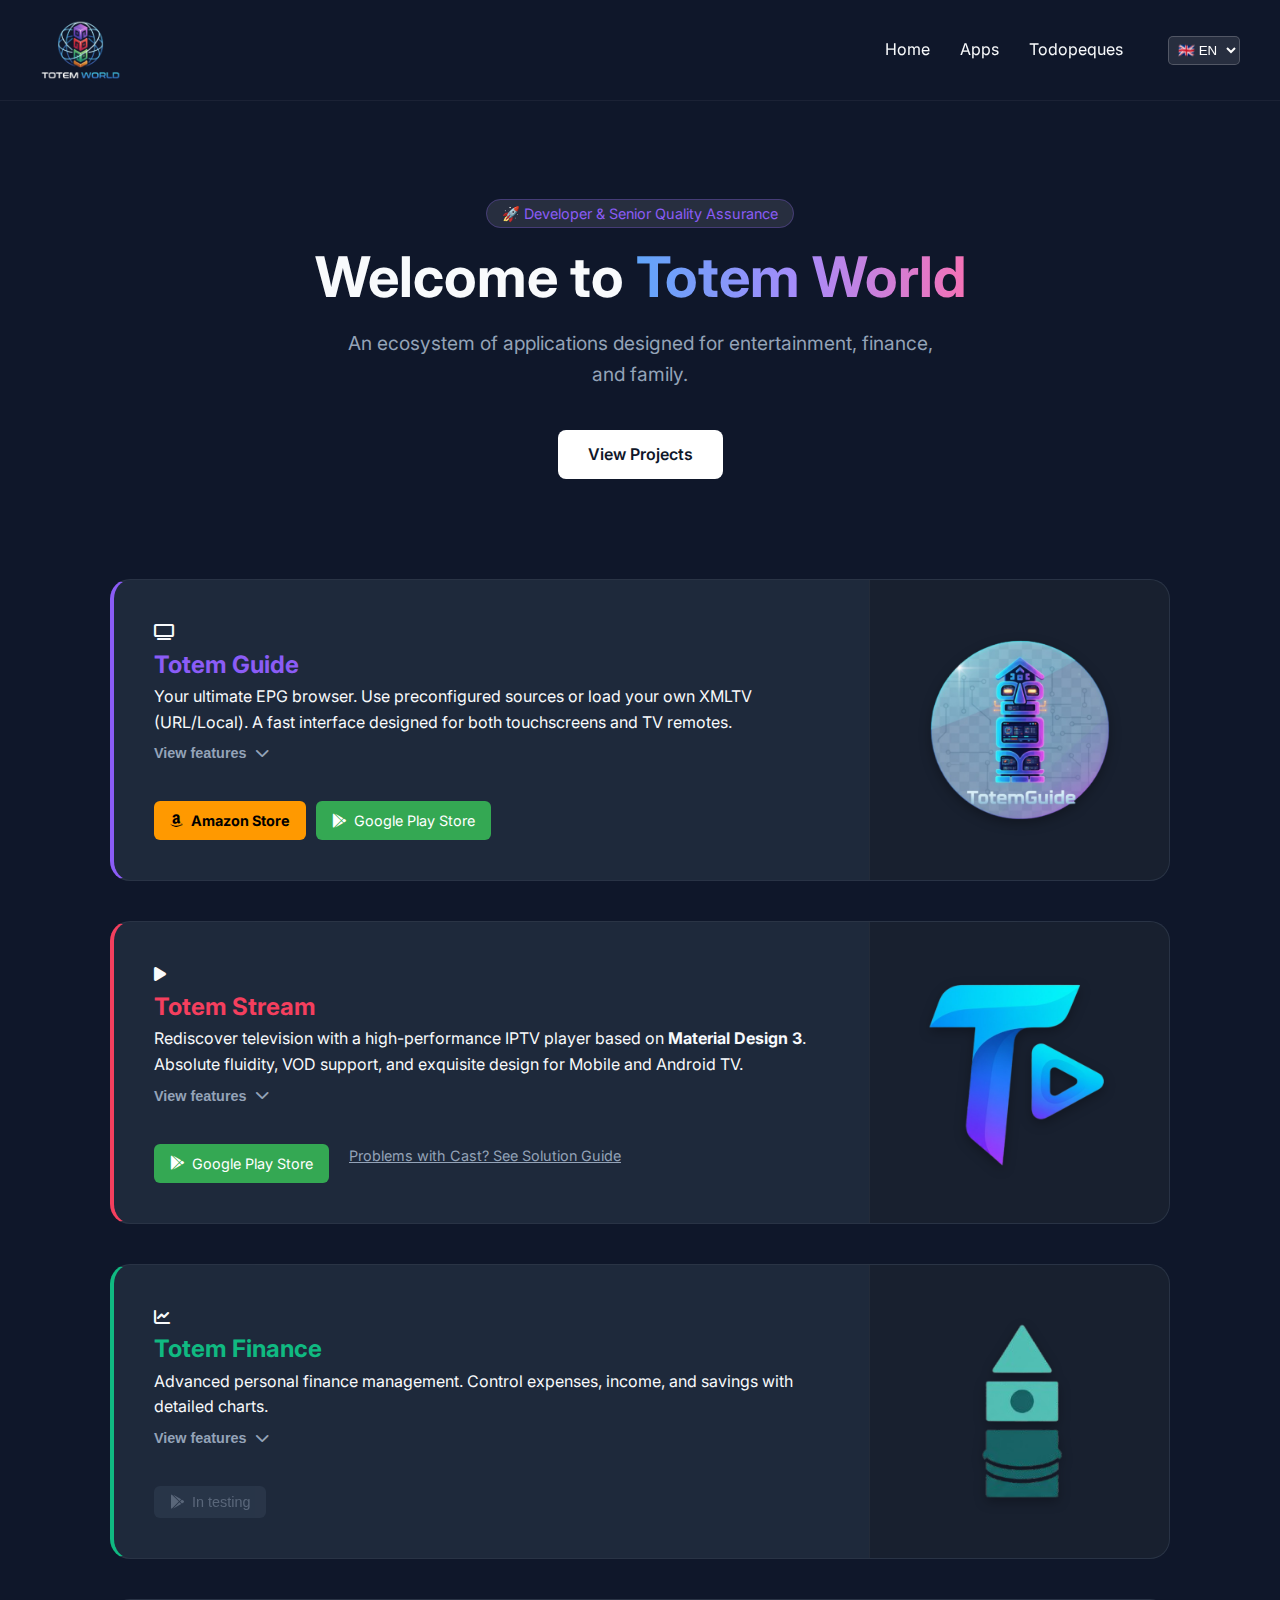
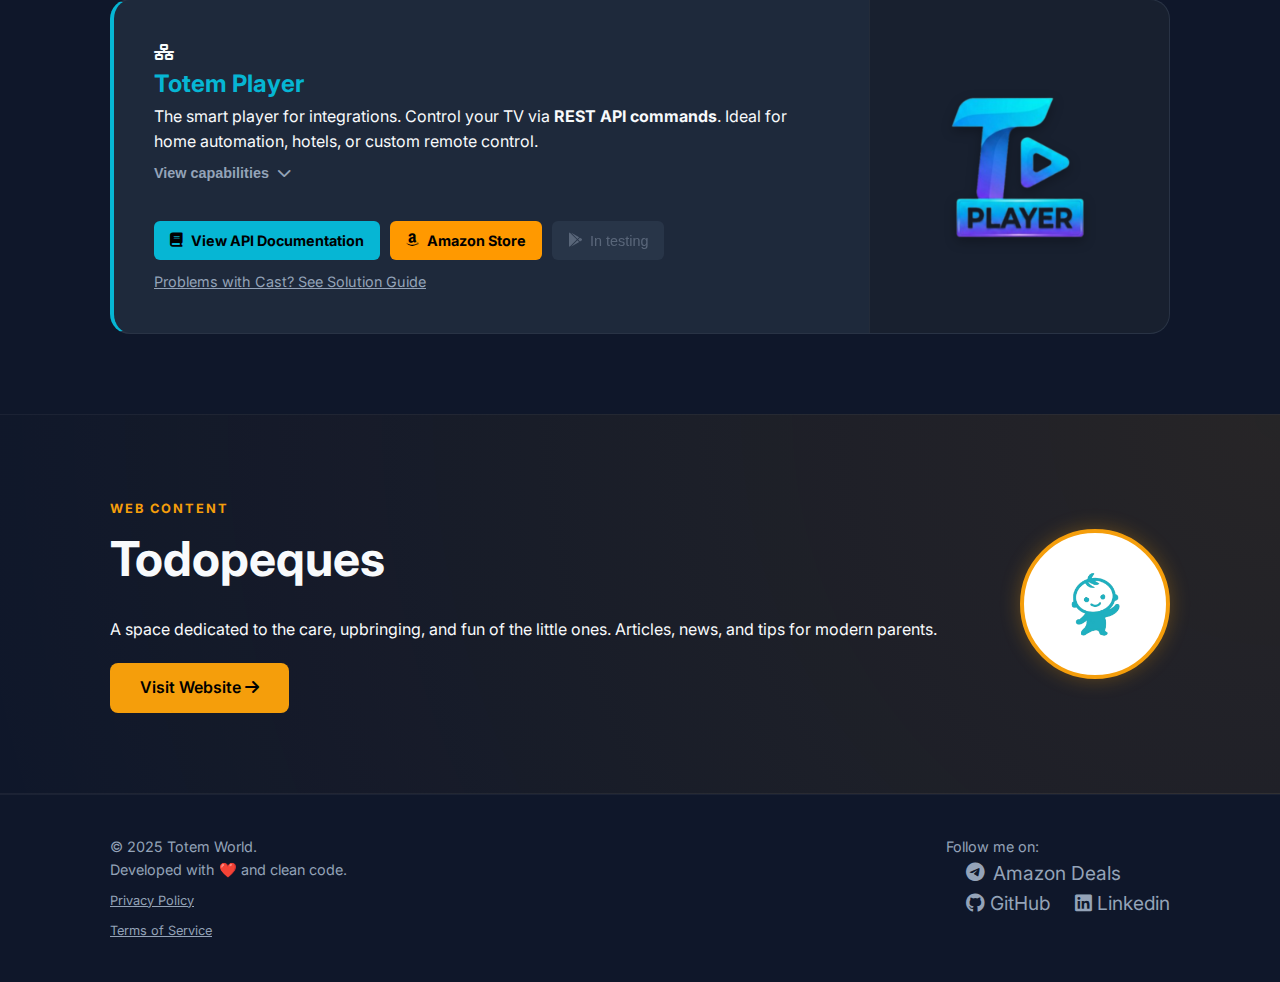
<file: docs/index.html>
<!DOCTYPE html>
<html lang="en"> <head>
    <meta charset="UTF-8">
    <meta name="viewport" content="width=device-width, initial-scale=1.0">
    <title>Totem World</title>
    <link rel="icon" href="img/favicon.ico" sizes="any">
    <meta name="description" content="Software development, Android applications, and family content.">

    <link rel="stylesheet" href="styles.css">

    <link rel="preconnect" href="https://fonts.googleapis.com">
    <link rel="preconnect" href="https://fonts.gstatic.com" crossorigin>
    <link href="https://fonts.googleapis.com/css2?family=Inter:wght@300;400;700;900&display=swap" rel="stylesheet">
    <link rel="stylesheet" href="https://cdnjs.cloudflare.com/ajax/libs/font-awesome/6.4.0/css/all.min.css">

    <style>
        /* Estilo simple para el selector de idioma */
        .lang-select {
            background: rgba(255, 255, 255, 0.1);
            color: white;
            border: 1px solid rgba(255, 255, 255, 0.2);
            padding: 5px;
            border-radius: 5px;
            margin-left: 15px;
            cursor: pointer;
        }
        .lang-select option {
            background: #1e293b; /* Color oscuro para el desplegable */
            color: white;
        }
    </style>
</head>
<body>

<nav class="navbar">
    <a href="#" class="logo-container">
        <img src="img/totemworld_logo.png" alt="Totem World Logo">
    </a>

    <ul class="nav-links">
        <li><a href="#hero" data-i18n="nav_home">Home</a></li>
        <li><a href="#ecosistema" data-i18n="nav_apps">Apps</a></li>
        <li><a href="#todopeques" data-i18n="nav_todopeques">Todopeques</a></li>
        <li>
            <select id="langSelector" class="lang-select">
                <option value="en">🇬🇧 EN</option>
                <option value="es">🇪🇸 ES</option>
                <option value="fr">🇫🇷 FR</option>
                <option value="de">🇩🇪 DE</option>
                <option value="pt">🇵🇹 PT</option>
                <option value="it">🇮🇹 IT</option>
            </select>
        </li>
    </ul>
</nav>

<header id="hero" class="hero-section">
    <div class="container text-center">
        <span class="badge" data-i18n="hero_badge">🚀 Developer & Senior Quality Assurance</span>
        <h1><span data-i18n="hero_welcome">Welcome to</span> <span class="gradient-text">Totem World</span></h1>
        <p class="subtitle" data-i18n="hero_subtitle">An ecosystem of applications designed for entertainment, finance, and family.</p>
        <div class="hero-buttons">
            <a href="#ecosistema" class="btn btn-primary" data-i18n="btn_projects">View Projects</a>
        </div>
    </div>
</header>

<main id="ecosistema" class="container">

    <section class="card app-card theme-guide">
        <div class="card-content">
            <div class="card-header">
                <i class="fa-solid fa-tv icon-bg"></i>
                <h2>Totem Guide</h2>
            </div>
            <p data-i18n="guide_desc">Your ultimate EPG browser. Use preconfigured sources or load your own XMLTV (URL/Local). A fast interface designed for both touchscreens and TV remotes.</p>

            <button class="btn-details" onclick="toggleDetails(this)">
                <span data-i18n="btn_details">View features</span> <i class="fa-solid fa-chevron-down"></i>
            </button>

            <div class="details-content">
                <ul>
                    <li><i class="fa-solid fa-bolt"></i> <strong data-i18n="guide_feat1_title">Ready to use:</strong> <span data-i18n="guide_feat1_desc">Includes preconfigured EPG sources.</span></li>
                    <li><i class="fa-solid fa-file-code"></i> <strong data-i18n="guide_feat2_title">Customizable:</strong> <span data-i18n="guide_feat2_desc">Add XMLTV from URL or local file.</span></li>
                    <li><i class="fa-solid fa-mobile-screen-button"></i> <strong data-i18n="guide_feat3_title">Hybrid:</strong> <span data-i18n="guide_feat3_desc">Optimized for Mobile and Fire TV (remote).</span></li>
                    <li><i class="fa-solid fa-clock"></i> <strong data-i18n="guide_feat4_title">Live:</strong> <span data-i18n="guide_feat4_desc">Real-time progress bar and "Now on TV" view.</span></li>
                    <li><i class="fa-solid fa-calendar-days"></i> <strong data-i18n="guide_feat5_title">Multi-day Grid:</strong> <span data-i18n="guide_feat5_desc">Check today, tomorrow, and beyond.</span></li>
                    <li><i class="fa-solid fa-rotate"></i> <strong data-i18n="guide_feat6_title">Smart:</strong> <span data-i18n="guide_feat6_desc">Automatic daily updates.</span></li>
                    <li style="opacity: 0.7; font-style: italic; margin-top: 10px; border-top: 1px solid rgba(255,255,255,0.1); padding-top: 5px;">
                        <i class="fa-solid fa-circle-info"></i> <span data-i18n="guide_note">Note: EPG viewer only, does not play video.</span>
                    </li>
                </ul>
            </div>

            <div class="store-buttons">
                <a href="https://www.amazon.com/gp/product/B0FYHL6Q3F" target="_blank" class="btn-store amazon"><i class="fa-brands fa-amazon"></i> Amazon Store</a>
                <a href="https://play.google.com/store/apps/details?id=com.totemworld.totemguide" target="_blank" class="btn-store google"><i class="fa-brands fa-google-play"></i> Google Play Store</a>
            </div>
        </div>
        <div class="card-image-placeholder">
            <img src="img/totemguide_logo.png" alt="Totem Guide Logo">
        </div>
    </section>

    <section class="card app-card theme-stream">
        <div class="card-content">
            <div class="card-header">
                <i class="fa-solid fa-play icon-bg"></i>
                <h2>Totem Stream</h2>
            </div>

            <p data-i18n="stream_desc">Rediscover television with a high-performance IPTV player based on <strong>Material Design 3</strong>. Absolute fluidity, VOD support, and exquisite design for Mobile and Android TV.</p>

            <button class="btn-details" onclick="toggleDetails(this)">
                <span data-i18n="btn_details">View features</span> <i class="fa-solid fa-chevron-down"></i>
            </button>

            <div class="details-content">
                <ul>
                    <li><i class="fa-solid fa-layer-group"></i> <strong data-i18n="stream_feat1_title">Multi-format:</strong> <span data-i18n="stream_feat1_desc">Total support for Xtream Codes, M3U, and M3U8.</span></li>
                    <li><i class="fa-solid fa-wand-magic-sparkles"></i> <strong data-i18n="stream_feat2_title">MD3 Design:</strong> <span data-i18n="stream_feat2_desc">Modern, clean interface with real Dark Mode.</span></li>
                    <li><i class="fa-solid fa-film"></i> <strong data-i18n="stream_feat3_title">Movies & Series:</strong> <span data-i18n="stream_feat3_desc">Management with watched episode tracking.</span></li>
                    <li><i class="fa-solid fa-bolt"></i> <strong data-i18n="stream_feat4_title">Power:</strong> <span data-i18n="stream_feat4_desc">Fast zapping, 4K and HDR playback.</span></li>
                    <li><i class="fa-solid fa-list-ul"></i> <strong data-i18n="stream_feat5_title">Advanced EPG:</strong> <span data-i18n="stream_feat5_desc">Programming guide integrated into the player.</span></li>
                    <li><i class="fa-solid fa-user-shield"></i> <strong data-i18n="stream_feat6_title">Total Privacy:</strong> <span data-i18n="stream_feat6_desc">No tracking. Your lists are saved locally.</span></li>

                    <li style="opacity: 0.7; font-style: italic; margin-top: 10px; border-top: 1px solid rgba(255,255,255,0.1); padding-top: 5px; font-size: 0.85rem;">
                        <i class="fa-solid fa-circle-exclamation"></i> <span data-i18n="stream_warning">Warning: Totem Stream is a player. It does not include paid channel lists. The user is solely responsible for adding their own playlists and legal content.</span>
                    </li>
                </ul>
            </div>

            <div class="store-buttons">
                <a href="https://play.google.com/store/apps/details?id=com.totemworld.totemstream" target="_blank" class="btn-store google"><i class="fa-brands fa-google-play"></i> Google Play Store</a><br>
                <a href="faq.html" style="color: var(--text-muted); text-decoration: underline; font-size: 0.9rem;" data-i18n="link_faq_cast">
                    Problems with Cast? See Solution Guide
                </a>
            </div>
        </div>
        <div class="card-image-placeholder">
            <img src="img/totemstream_logo.png" alt="Totem Stream Logo">
        </div>
    </section>

    <section class="card app-card theme-finance">
        <div class="card-content">
            <div class="card-header">
                <i class="fa-solid fa-chart-line icon-bg"></i>
                <h2>Totem Finance</h2>
            </div>
            <p data-i18n="finance_desc">Advanced personal finance management. Control expenses, income, and savings with detailed charts.</p>

            <button class="btn-details" onclick="toggleDetails(this)">
                <span data-i18n="btn_details">View features</span> <i class="fa-solid fa-chevron-down"></i>
            </button>

            <div class="details-content">
                <ul>
                    <li><i class="fa-solid fa-wallet"></i> <strong data-i18n="finance_feat1_title">Total Control:</strong> <span data-i18n="finance_feat1_desc">Quick registration of income, expenses, and transfers.</span></li>
                    <li><i class="fa-solid fa-chart-pie"></i> <strong data-i18n="finance_feat2_title">Visual Analysis:</strong> <span data-i18n="finance_feat2_desc">Intuitive charts to understand where your money goes.</span></li>
                    <li><i class="fa-solid fa-piggy-bank"></i> <strong data-i18n="finance_feat3_title">Budgets:</strong> <span data-i18n="finance_feat3_desc">Set spending limits and savings goals.</span></li>
                    <li><i class="fa-solid fa-file-export"></i> <strong data-i18n="finance_feat4_title">Export:</strong> <span data-i18n="finance_feat4_desc">Generate Excel/CSV reports for your accounting.</span></li>
                    <li><i class="fa-solid fa-calculator"></i> <strong data-i18n="finance_feat5_title">Tools:</strong> <span data-i18n="finance_feat5_desc">Loan calculators and currency conversion.</span></li>
                    <li><i class="fa-solid fa-lock"></i> <strong data-i18n="finance_feat6_title">100% Private:</strong> <span data-i18n="finance_feat6_desc">Local database. Your finances do not leave your mobile.</span></li>

                    <li style="opacity: 0.7; font-style: italic; margin-top: 10px; border-top: 1px solid rgba(255,255,255,0.1); padding-top: 5px; font-size: 0.85rem;">
                        <i class="fa-solid fa-circle-check"></i> <span data-i18n="finance_note">No cloud accounts or bank connection required.</span>
                    </li>
                </ul>
            </div>

            <div class="store-buttons">
                <button class="btn-store google disabled"><i class="fa-brands fa-google-play"></i> <span data-i18n="btn_testing">In testing</span></button>
            </div>
        </div>
        <div class="card-image-placeholder">
            <img src="img/totemfinance_logo.png" alt="Totem Finance Logo">
        </div>
    </section>
    <section class="card app-card theme-player">
        <div class="card-content">
            <div class="card-header">
                <i class="fa-solid fa-network-wired icon-bg"></i>
                <h2>Totem Player</h2>
            </div>

            <p data-i18n="player_desc">The smart player for integrations. Control your TV via <strong>REST API commands</strong>. Ideal for home automation, hotels, or custom remote control.</p>

            <button class="btn-details" onclick="toggleDetails(this)">
                <span data-i18n="btn_caps">View capabilities</span> <i class="fa-solid fa-chevron-down"></i>
            </button>

            <div class="details-content">
                <ul>
                    <li><i class="fa-solid fa-server"></i> <strong data-i18n="player_feat1_title">Local Server:</strong> <span data-i18n="player_feat1_desc">Listens on port 8085 of your TV.</span></li>
                    <li><i class="fa-solid fa-code"></i> <strong data-i18n="player_feat2_title">RESTful API:</strong> <span data-i18n="player_feat2_desc">Total control via JSON (Play, Pause, Seek).</span></li>
                    <li><i class="fa-solid fa-rotate"></i> <strong data-i18n="player_feat3_title">Real Feedback:</strong> <span data-i18n="player_feat3_desc">Check status (time, volume) instantly.</span></li>
                    <li><i class="fa-solid fa-robot"></i> <strong data-i18n="player_feat4_title">Automatable:</strong> <span data-i18n="player_feat4_desc">Integrate it with Home Assistant or custom scripts.</span></li>
                </ul>
            </div>

            <div class="store-buttons" style="margin-top: 20px;">
                <a href="api.html" class="btn-store" style="background: var(--color-player); color: black; font-weight: bold;">
                    <i class="fa-solid fa-book"></i> <span data-i18n="btn_api">View API Documentation</span>
                </a>
                <a href="https://www.amazon.com/gp/product/B0GLH7931Z" target="_blank" class="btn-store amazon"><i class="fa-brands fa-amazon"></i> Amazon Store</a>
                <button class="btn-store google disabled"><i class="fa-brands fa-google-play"></i> <span data-i18n="btn_testing">In testing</span></button><br>
                <a href="faq.html" style="color: var(--text-muted); text-decoration: underline; font-size: 0.9rem;" data-i18n="link_faq_cast">
                    Problems with Cast? See Solution Guide
                </a>
            </div>
        </div>
        <div class="card-image-placeholder">
            <img src="img/totemplayer_logo.png" alt="Totem Player Logo" onerror="this.style.display='none'">
            <span style="display:none">📡 API Player</span> </div>
    </section>
</main>

<section id="todopeques" class="todopeques-section">
    <div class="container">
        <div class="tp-content">
            <span class="tp-label" data-i18n="tp_label">Web Content</span>
            <h2>Todopeques</h2>
            <p data-i18n="tp_desc">A space dedicated to the care, upbringing, and fun of the little ones. Articles, news, and tips for modern parents.</p>
            <a href="http://todopeques.atwebpages.com/" target="_blank" rel="noopener noreferrer" class="btn btn-peques">
                <span data-i18n="btn_visit">Visit Website</span> <i class="fa-solid fa-arrow-right"></i>
            </a>
        </div>
        <div class="tp-visual">
            <div class="circle-deco"><img src="img/todopeques_logo.png" alt=""></div>
        </div>
    </div>
</section>

<footer>
    <div class="container footer-content">
        <div class="footer-left">
            <p>&copy; 2025 Totem World.</p>
            <p class="footer-sub" data-i18n="footer_made">Developed with ❤️ and clean code.</p>
            <p style="margin-top: 10px; font-size: 0.8rem;">
                <a href="privacy.html" style="text-decoration: underline; color: var(--text-muted);" data-i18n="footer_privacy">Privacy Policy</a>
            </p>
            <p style="margin-top: 10px; font-size: 0.8rem;">
                <a href="terms.html" style="text-decoration: underline; color: var(--text-muted);" data-i18n="footer_terms">Terms of Service</a>
            </p>
        </div>
        <div class="socials">
            <span class="social-label" data-i18n="footer_follow">Follow me on:</span>
            <a href="https://t.me/ChollosOfertasAmazon" target="_blank" class="social-link telegram" aria-label="Canal de Ofertas">
                <i class="fa-brands fa-telegram"></i> <span data-i18n="social_telegram">Amazon Deals</span>
            </a>
            <a href="https://github.com/alejandroelix" target="_blank" aria-label="GitHub">
                <i class="fa-brands fa-github"></i> GitHub
            </a>
            <a href="https://www.linkedin.com/in/alejandro-alonso-barrio">
                <i class="fa-brands fa-linkedin"></i> Linkedin
            </a>
        </div>
    </div>
</footer>

<script src="script.js"></script>
</body>
</html>
</file>
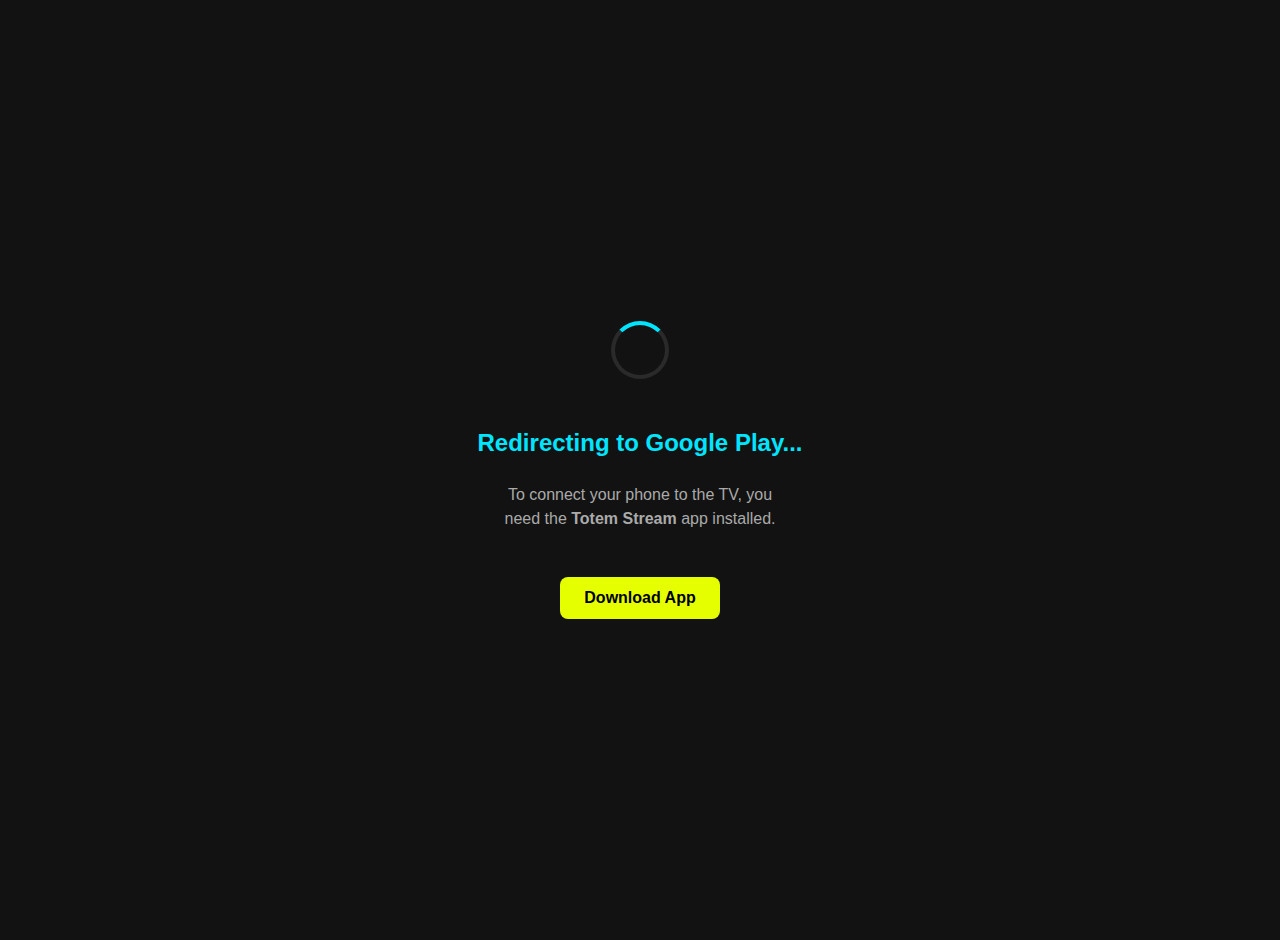
<file: docs/connect/index.html>
<!DOCTYPE html>
<html lang="en">
<head>
    <meta charset="UTF-8">
    <meta name="viewport" content="width=device-width, initial-scale=1.0">
    <title>Totem Stream - Connecting...</title>
    <meta name="theme-color" content="#121212">

    <style>
        body {
            background-color: #121212;
            color: #ffffff;
            font-family: 'Segoe UI', Roboto, Helvetica, Arial, sans-serif;
            display: flex;
            flex-direction: column;
            align-items: center;
            justify-content: center;
            height: 100vh;
            margin: 0;
            text-align: center;
            padding: 20px;
        }
        h2 {
            color: #00E5FF;
            margin-bottom: 10px;
        }
        p {
            color: #aaaaaa;
            font-size: 16px;
            max-width: 300px;
            line-height: 1.5;
        }
        /* Círculo de carga animado */
        .spinner {
            border: 4px solid rgba(255, 255, 255, 0.1);
            border-top: 4px solid #00E5FF;
            border-radius: 50%;
            width: 50px;
            height: 50px;
            animation: spin 1s linear infinite;
            margin-bottom: 30px;
        }
        @keyframes spin {
            0% { transform: rotate(0deg); }
            100% { transform: rotate(360deg); }
        }
        /* Botón por si falla la redirección */
        .btn {
            margin-top: 30px;
            background-color: #E5FF00;
            color: #000000;
            padding: 12px 24px;
            text-decoration: none;
            border-radius: 8px;
            font-weight: bold;
            display: inline-block;
        }
    </style>

    <script>
        // 1. DICCIONARIO DE IDIOMAS (Top Global)
        const translations = {
            en: { title: "Redirecting to Google Play...", desc: "To connect your phone to the TV, you need the <b>Totem Stream</b> app installed.", btn: "Download App" },
            es: { title: "Redirigiendo a Google Play...", desc: "Para conectar tu móvil a la TV necesitas tener instalada la aplicación <b>Totem Stream</b>.", btn: "Descargar App" },
            fr: { title: "Redirection vers Google Play...", desc: "Pour connecter votre téléphone au téléviseur, l'application <b>Totem Stream</b> doit être installée.", btn: "Télécharger l'application" },
            de: { title: "Weiterleitung zu Google Play...", desc: "Um Ihr Telefon mit dem Fernseher zu verbinden, muss die <b>Totem Stream</b> App installiert sein.", btn: "App herunterladen" },
            pt: { title: "Redirecionando para o Google Play...", desc: "Para conectar seu celular à TV, você precisa ter o aplicativo <b>Totem Stream</b> instalado.", btn: "Baixar App" },
            it: { title: "Reindirizzamento a Google Play...", desc: "Per collegare il telefono alla TV, è necessario installare l'app <b>Totem Stream</b>.", btn: "Scarica App" },
            ru: { title: "Перенаправление в Google Play...", desc: "Чтобы подключить телефон к телевизору, необходимо установить приложение <b>Totem Stream</b>.", btn: "Скачать приложение" },
            zh: { title: "正在重定向到 Google Play...", desc: "要将手机连接到电视，您需要安装 <b>Totem Stream</b> 应用。", btn: "下载应用" },
            ja: { title: "Google Playにリダイレクトしています...", desc: "スマートフォンをテレビに接続するには、<b>Totem Stream</b>アプリをインストールする必要があります。", btn: "アプリをダウンロード" },
            ar: { title: "جاري التوجيه إلى Google Play...", desc: "لتوصيل هاتفك بالتلفزيون، يجب تثبيت تطبيق <b>Totem Stream</b>.", btn: "تحميل التطبيق" }
        };

        // 2. DETECTAR IDIOMA DEL NAVEGADOR
        let userLang = navigator.language || navigator.userLanguage;
        let langCode = userLang.split('-')[0];

        // 3. APLICAR RTL (Derecha a Izquierda) PARA ÁRABE SI ES NECESARIO
        if (langCode === 'ar') { document.body.style.direction = 'rtl'; }

        // Si el idioma no está, usamos inglés por defecto
        if (!translations[langCode]) { langCode = 'en'; }

        // 4. INYECTAR TEXTOS Y REDIRIGIR
        window.onload = function() {
            document.getElementById("text-title").innerText = translations[langCode].title;
            document.getElementById("text-desc").innerHTML = translations[langCode].desc;
            document.getElementById("text-btn").innerText = translations[langCode].btn;

            const playStoreUrl = "https://play.google.com/store/apps/details?id=com.totemworld.totemstream";

            setTimeout(function() {
                window.location.href = playStoreUrl;
            }, 1500); 
        };
    </script>
</head>
<body>

<div class="spinner"></div>

<h2 id="text-title"></h2>
<p id="text-desc"></p>

<a id="text-btn" href="https://play.google.com/store/apps/details?id=com.totemworld.totemstream" class="btn"></a>

</body>
</html>
</file>
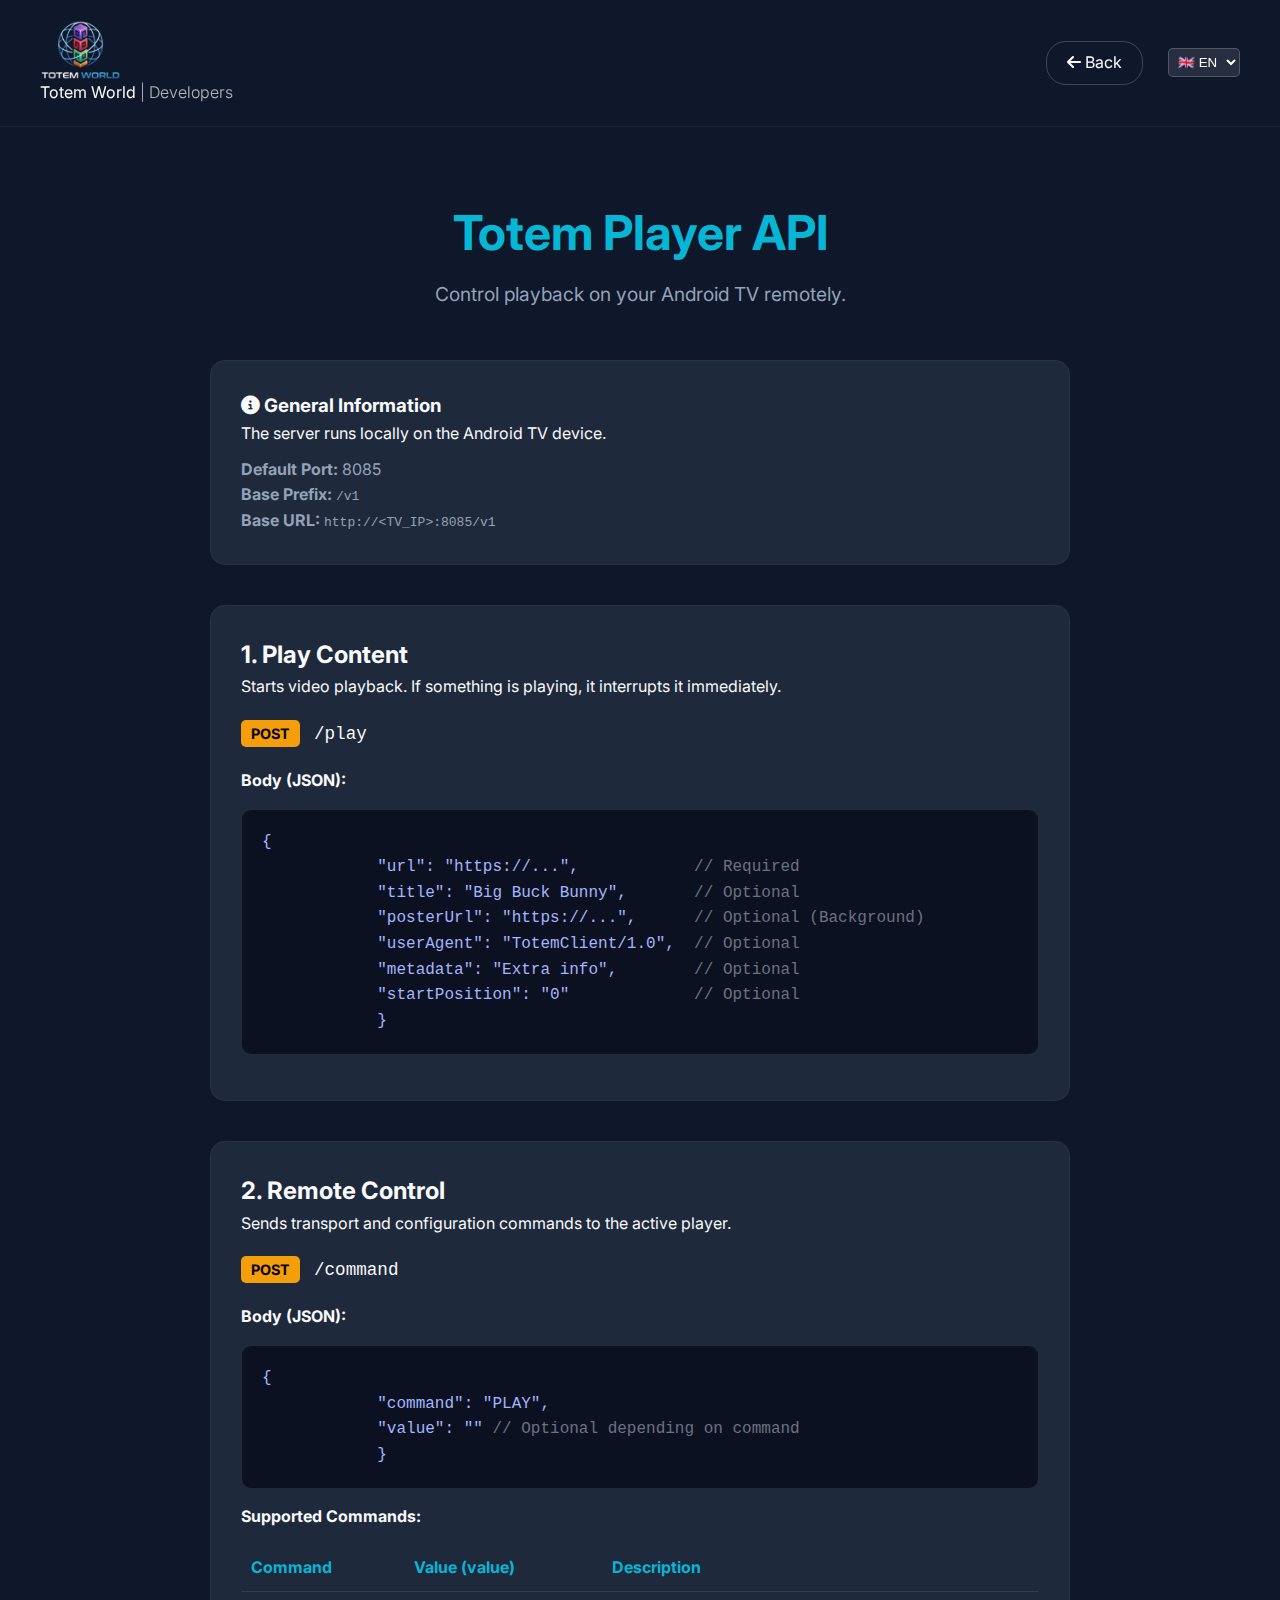
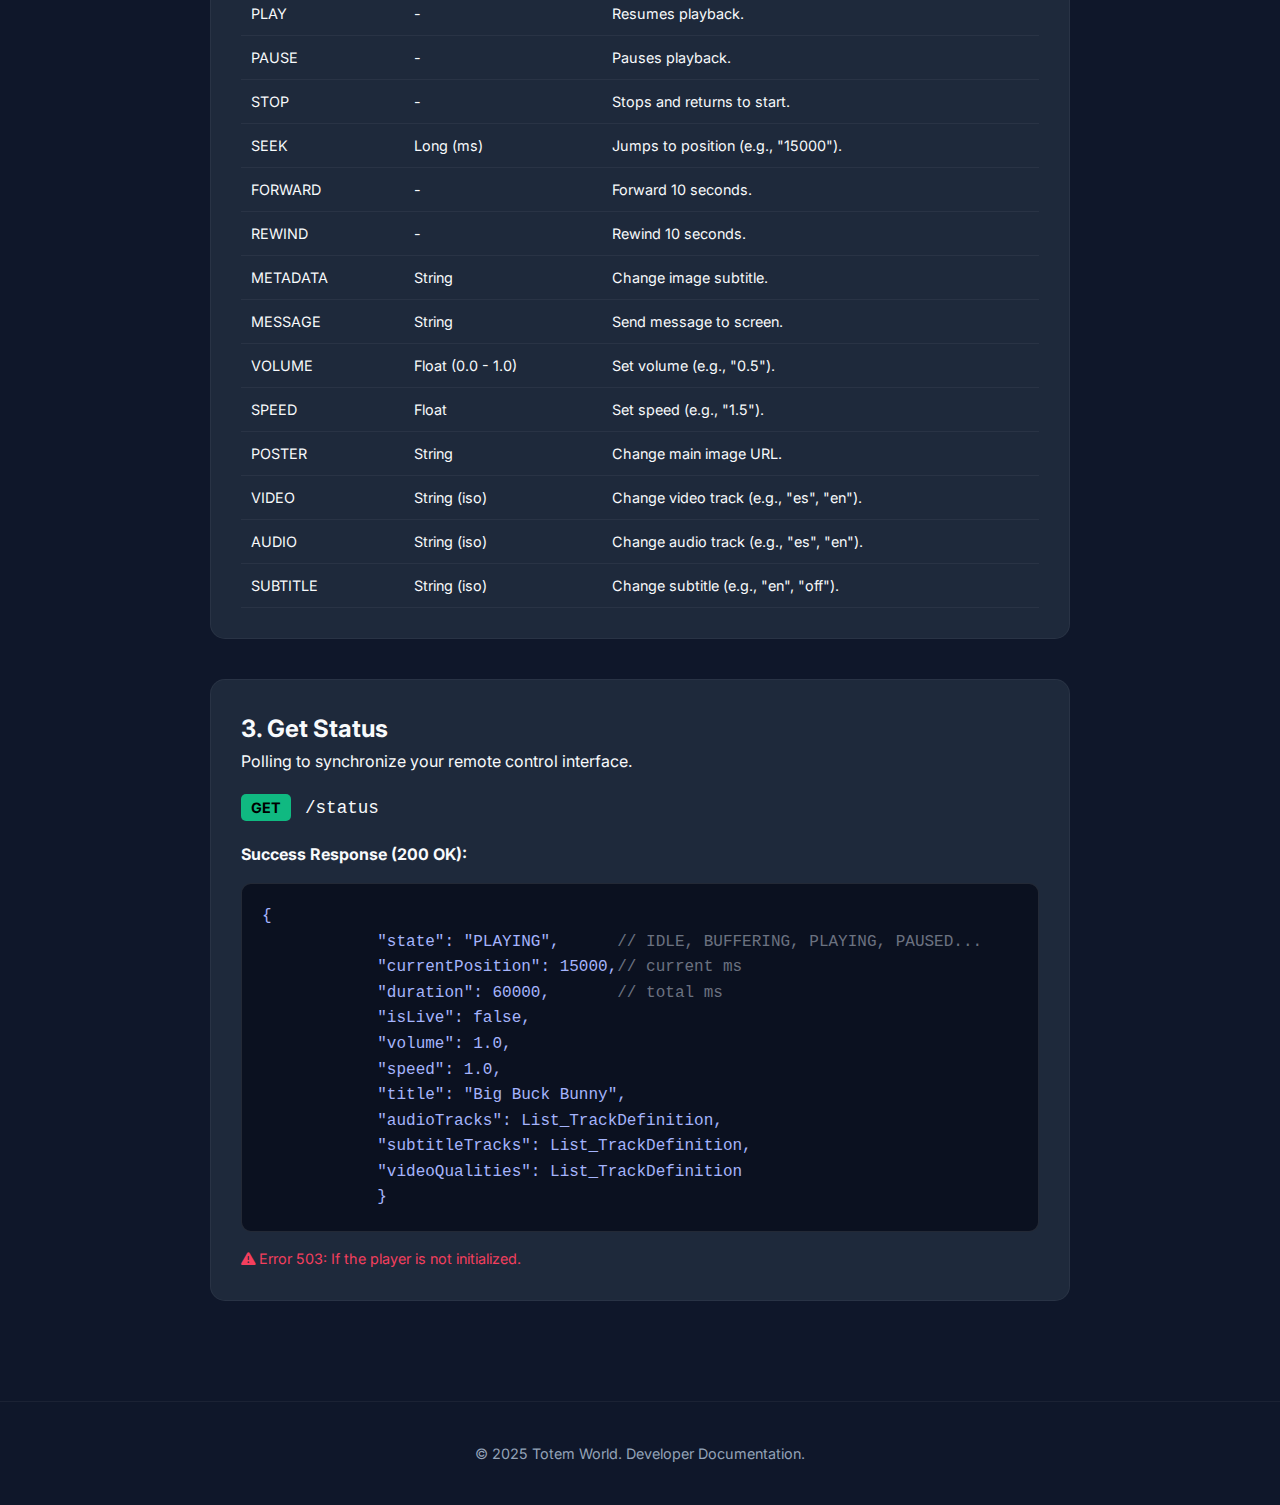
<file: docs/api.html>
<!DOCTYPE html>
<html lang="en"> <head>
    <meta charset="UTF-8">
    <meta name="viewport" content="width=device-width, initial-scale=1.0">
    <title>Totem Player API | Official Documentation</title>
    <link rel="icon" type="image/png" href="img/totemworld_logo.png">
    <link rel="stylesheet" href="styles.css">

    <link rel="preconnect" href="https://fonts.googleapis.com">
    <link href="https://fonts.googleapis.com/css2?family=Inter:wght@300;400;700&display=swap" rel="stylesheet">
    <link rel="stylesheet" href="https://cdnjs.cloudflare.com/ajax/libs/font-awesome/6.4.0/css/all.min.css">

    <style>
        /* Estilo del selector (Reutilizado) */
        .lang-select {
            background: rgba(255, 255, 255, 0.1);
            color: white;
            border: 1px solid rgba(255, 255, 255, 0.2);
            padding: 5px;
            border-radius: 5px;
            margin-left: 15px;
            cursor: pointer;
        }
        .lang-select option { background: #1e293b; color: white; }

        /* Ajustes específicos de la API */
        .api-container { max-width: 900px; margin: 40px auto; padding: 20px; }
        .endpoint-block {
            background: var(--bg-card);
            border: 1px solid rgba(255,255,255,0.05);
            border-radius: 15px;
            padding: 30px;
            margin-bottom: 40px;
        }
        .method { font-weight: bold; padding: 5px 10px; border-radius: 5px; margin-right: 10px; font-size: 0.9rem; }
        .method.post { background: #f59e0b; color: black; }
        .method.get { background: #10b981; color: black; }
        .url { font-family: monospace; color: var(--text-main); font-size: 1.1rem; }
        .code-box {
            background: #0b1120;
            padding: 20px;
            border-radius: 10px;
            font-family: 'Courier New', monospace;
            color: #a5b4fc;
            overflow-x: auto;
            margin: 15px 0;
            border: 1px solid rgba(255,255,255,0.1);
            white-space: pre; /* Mantiene formato */
        }
        .param-table { width: 100%; border-collapse: collapse; margin-top: 15px; }
        .param-table th { text-align: left; border-bottom: 1px solid rgba(255,255,255,0.1); padding: 10px; color: var(--color-player); }
        .param-table td { border-bottom: 1px solid rgba(255,255,255,0.05); padding: 10px; font-size: 0.9rem; }
    </style>
</head>
<body>

<nav class="navbar">
    <a href="index.html" class="logo-container">
        <img src="img/totemworld_logo.png" alt="Totem World Logo">
        <span class="logo-text">Totem World <span style="font-weight:300; opacity:0.7;">| Developers</span></span>
    </a>
    <div style="display: flex; gap: 10px; align-items: center;">
        <a href="index.html" class="btn-nav" data-i18n="nav_back"><i class="fa-solid fa-arrow-left"></i> Back</a>

        <select id="langSelector" class="lang-select">
            <option value="en">🇬🇧 EN</option>
            <option value="es">🇪🇸 ES</option>
            <option value="fr">🇫🇷 FR</option>
            <option value="de">🇩🇪 DE</option>
            <option value="pt">🇵🇹 PT</option>
            <option value="it">🇮🇹 IT</option>
        </select>
    </div>
</nav>

<div class="api-container">
    <header style="margin-bottom: 50px; text-align: center;">
        <h1 style="color: var(--color-player); font-size: 3rem;" data-i18n="api_title">Totem Player API</h1>
        <p style="color: var(--text-muted); font-size: 1.2rem;" data-i18n="api_subtitle">Control playback on your Android TV remotely.</p>
    </header>

    <div class="endpoint-block">
        <h3><i class="fa-solid fa-circle-info"></i> <span data-i18n="api_gen_title">General Information</span></h3>
        <p data-i18n="api_gen_desc">The server runs locally on the Android TV device.</p>
        <ul style="margin-top: 10px; color: var(--text-muted);">
            <li><strong data-i18n="api_gen_port">Default Port:</strong> 8085</li>
            <li><strong data-i18n="api_gen_prefix">Base Prefix:</strong> <code>/v1</code></li>
            <li><strong data-i18n="api_gen_base">Base URL:</strong> <code>http://&lt;TV_IP&gt;:8085/v1</code></li>
        </ul>
    </div>

    <div class="endpoint-block">
        <h2 data-i18n="api_ep1_title">1. Play Content</h2>
        <p data-i18n="api_ep1_desc">Starts video playback. If something is playing, it interrupts it immediately.</p>

        <div style="margin: 20px 0;">
            <span class="method post">POST</span>
            <span class="url">/play</span>
        </div>

        <h4>Body (JSON):</h4>
        <div class="code-box">{
            "url": "https://...",            <span style="color:#6b7280" data-i18n="json_req">// Required</span>
            "title": "Big Buck Bunny",       <span style="color:#6b7280" data-i18n="json_opt">// Optional</span>
            "posterUrl": "https://...",      <span style="color:#6b7280" data-i18n="json_opt_bg">// Optional (Background)</span>
            "userAgent": "TotemClient/1.0",  <span style="color:#6b7280" data-i18n="json_opt">// Optional</span>
            "metadata": "Extra info",        <span style="color:#6b7280" data-i18n="json_opt">// Optional</span>
            "startPosition": "0"             <span style="color:#6b7280" data-i18n="json_opt">// Optional</span>
            }</div>
    </div>

    <div class="endpoint-block">
        <h2 data-i18n="api_ep2_title">2. Remote Control</h2>
        <p data-i18n="api_ep2_desc">Sends transport and configuration commands to the active player.</p>

        <div style="margin: 20px 0;">
            <span class="method post">POST</span>
            <span class="url">/command</span>
        </div>

        <h4>Body (JSON):</h4>
        <div class="code-box">{
            "command": "PLAY",
            "value": "" <span style="color:#6b7280" data-i18n="json_opt_cmd">// Optional depending on command</span>
            }</div>

        <h4 data-i18n="api_table_title">Supported Commands:</h4>
        <table class="param-table">
            <thead>
            <tr>
                <th data-i18n="api_col_cmd">Command</th>
                <th data-i18n="api_col_val">Value (value)</th>
                <th data-i18n="api_col_desc">Description</th>
            </tr>
            </thead>
            <tbody>
            <tr><td>PLAY</td><td>-</td><td data-i18n="cmd_play">Resumes playback.</td></tr>
            <tr><td>PAUSE</td><td>-</td><td data-i18n="cmd_pause">Pauses playback.</td></tr>
            <tr><td>STOP</td><td>-</td><td data-i18n="cmd_stop">Stops and returns to start.</td></tr>
            <tr><td>SEEK</td><td>Long (ms)</td><td data-i18n="cmd_seek">Jumps to position (e.g., "15000").</td></tr>
            <tr><td>FORWARD</td><td>-</td><td data-i18n="cmd_fwd">Forward 10 seconds.</td></tr>
            <tr><td>REWIND</td><td>-</td><td data-i18n="cmd_rwd">Rewind 10 seconds.</td></tr>
            <tr><td>METADATA</td><td>String</td><td data-i18n="cmd_meta">Change image subtitle.</td></tr>
            <tr><td>MESSAGE</td><td>String</td><td data-i18n="cmd_msg">Send message to screen.</td></tr>
            <tr><td>VOLUME</td><td>Float (0.0 - 1.0)</td><td data-i18n="cmd_vol">Set volume (e.g., "0.5").</td></tr>
            <tr><td>SPEED</td><td>Float</td><td data-i18n="cmd_spd">Set speed (e.g., "1.5").</td></tr>
            <tr><td>POSTER</td><td>String</td><td data-i18n="cmd_poster">Change main image URL.</td></tr>
            <tr><td>VIDEO</td><td>String (iso)</td><td data-i18n="cmd_video">Change video track (e.g., "es", "en").</td></tr>
            <tr><td>AUDIO</td><td>String (iso)</td><td data-i18n="cmd_audio">Change audio track (e.g., "es", "en").</td></tr>
            <tr><td>SUBTITLE</td><td>String (iso)</td><td data-i18n="cmd_sub">Change subtitle (e.g., "en", "off").</td></tr>
            </tbody>
        </table>
    </div>

    <div class="endpoint-block">
        <h2 data-i18n="api_ep3_title">3. Get Status</h2>
        <p data-i18n="api_ep3_desc">Polling to synchronize your remote control interface.</p>

        <div style="margin: 20px 0;">
            <span class="method get">GET</span>
            <span class="url">/status</span>
        </div>

        <h4 data-i18n="api_res_200">Success Response (200 OK):</h4>
        <div class="code-box">{
            "state": "PLAYING",      <span style="color:#6b7280" data-i18n="json_states">// IDLE, BUFFERING, PLAYING, PAUSED...</span>
            "currentPosition": 15000,<span style="color:#6b7280" data-i18n="json_cur_ms">// current ms</span>
            "duration": 60000,       <span style="color:#6b7280" data-i18n="json_tot_ms">// total ms</span>
            "isLive": false,
            "volume": 1.0,
            "speed": 1.0,
            "title": "Big Buck Bunny",
            "audioTracks": List_TrackDefinition,
            "subtitleTracks": List_TrackDefinition,
            "videoQualities": List_TrackDefinition
            }</div>
        <p style="margin-top: 15px; color: #f43f5e; font-size: 0.9rem;">
            <i class="fa-solid fa-triangle-exclamation"></i> <span data-i18n="api_err_503">Error 503: If the player is not initialized.</span>
        </p>
    </div>

</div>

<footer>
    <div class="container footer-content" style="justify-content: center;">
        <p>&copy; 2025 Totem World. <span data-i18n="footer_dev_rights">Developer Documentation.</span></p>
    </div>
</footer>

<script src="script.js"></script>

</body>
</html>
</file>
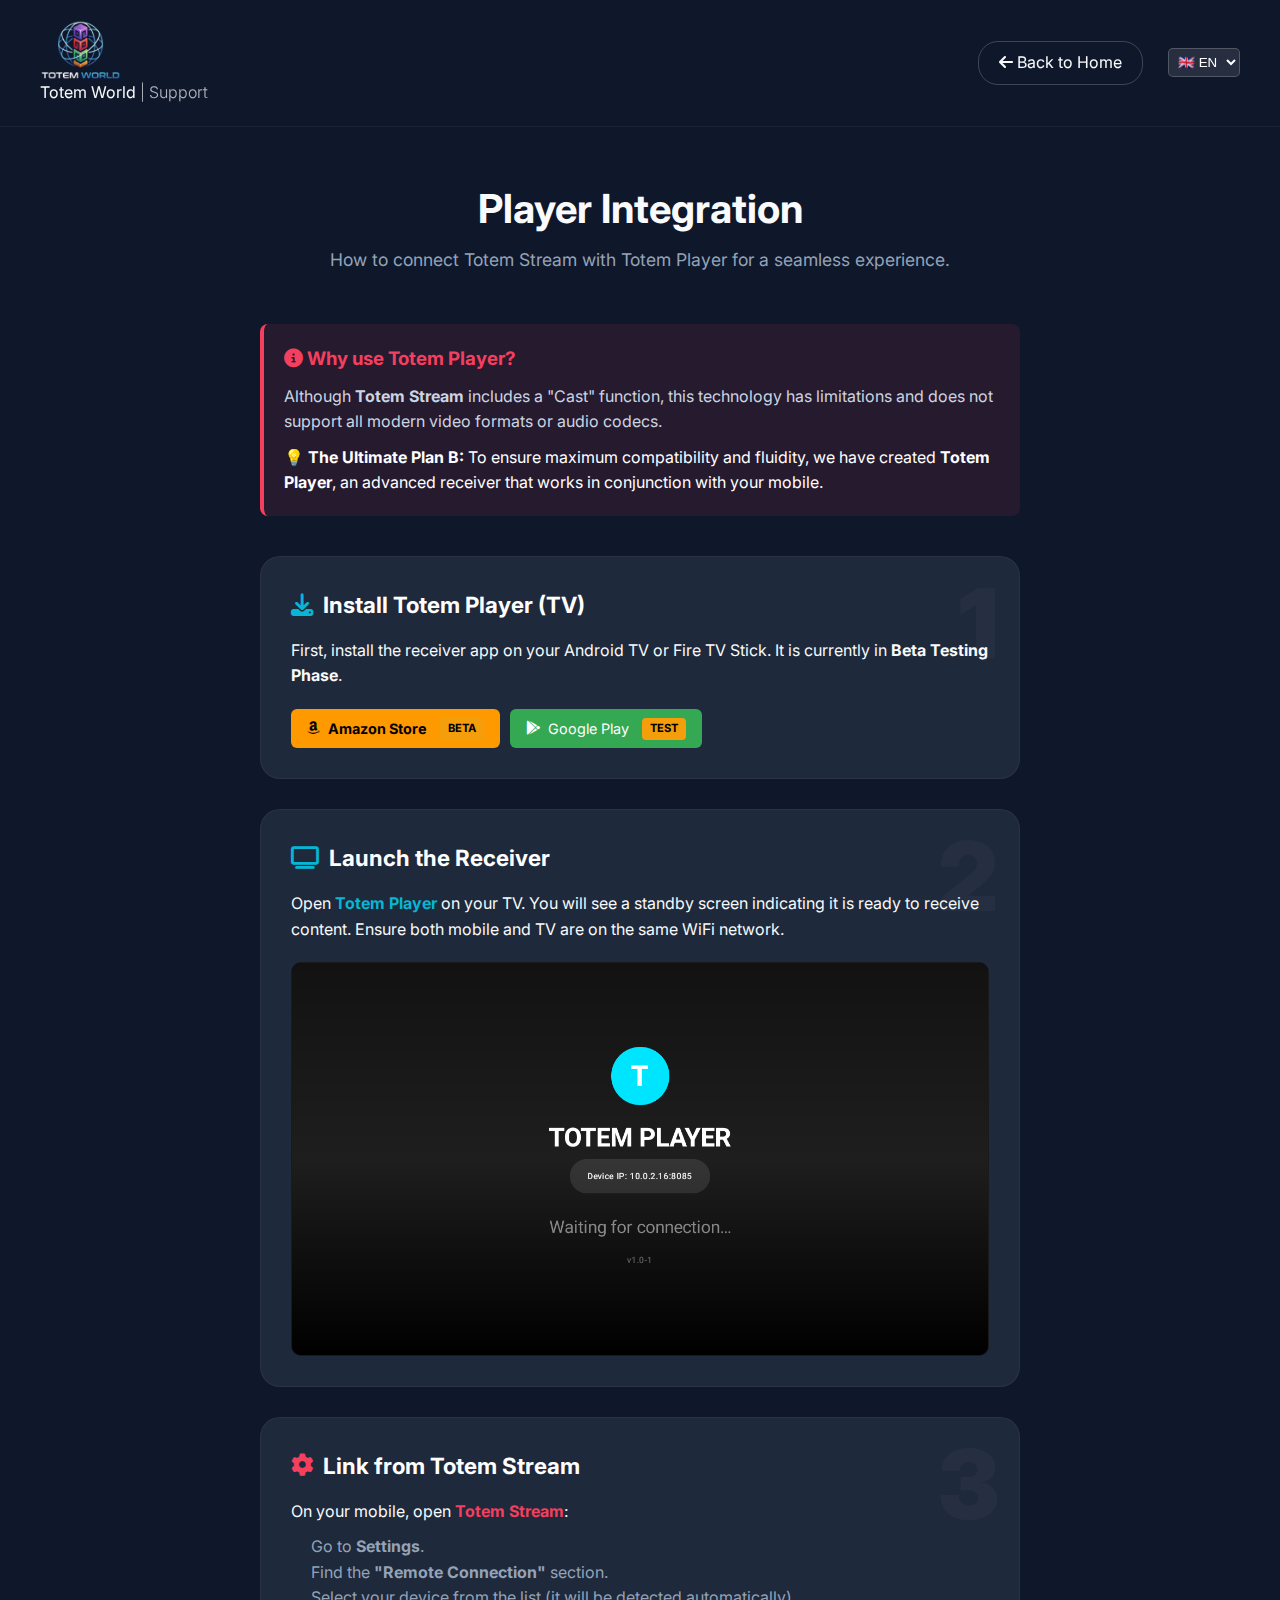
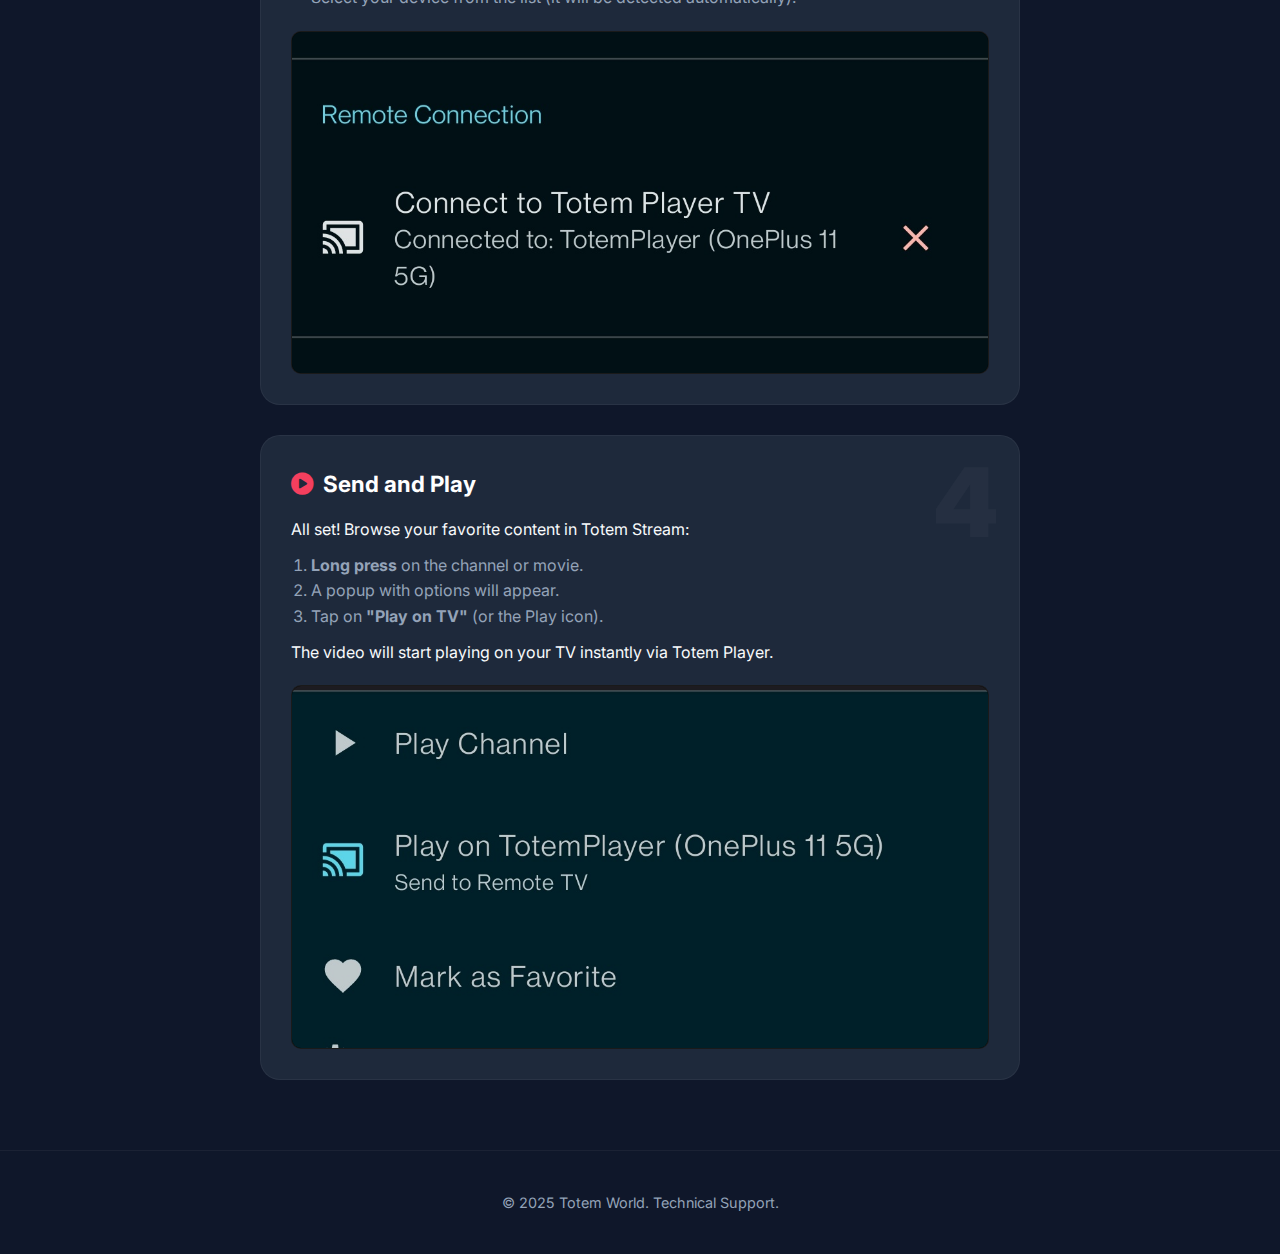
<file: docs/faq.html>
<!DOCTYPE html>
<html lang="en"> <head>
    <meta charset="UTF-8">
    <meta name="viewport" content="width=device-width, initial-scale=1.0">
    <title>Support & FAQ | Totem World</title>
    <link rel="icon" href="img/favicon.ico" sizes="any">
    <link rel="stylesheet" href="styles.css">

    <link rel="preconnect" href="https://fonts.googleapis.com">
    <link href="https://fonts.googleapis.com/css2?family=Inter:wght@300;400;700;900&display=swap" rel="stylesheet">
    <link rel="stylesheet" href="https://cdnjs.cloudflare.com/ajax/libs/font-awesome/6.4.0/css/all.min.css">

    <style>
        /* Estilos exclusivos para la guía paso a paso */
        .guide-container { max-width: 800px; margin: 0 auto; padding: 40px 20px; }

        .alert-box {
            background: rgba(244, 63, 94, 0.1);
            border-left: 4px solid var(--color-stream);
            padding: 20px;
            border-radius: 8px;
            margin-bottom: 40px;
        }

        .step-card {
            background: var(--bg-card);
            border: 1px solid rgba(255,255,255,0.05);
            border-radius: 20px;
            padding: 30px;
            margin-bottom: 30px;
            position: relative;
            overflow: hidden;
        }

        .step-number {
            position: absolute;
            top: -10px;
            right: 20px;
            font-size: 6rem;
            font-weight: 900;
            color: rgba(255,255,255,0.03);
            pointer-events: none;
        }

        .step-title { margin-bottom: 15px; color: white; font-size: 1.4rem; display: flex; align-items: center; gap: 10px; }

        .highlight-stream { color: var(--color-stream); font-weight: bold; }
        .highlight-player { color: var(--color-player); font-weight: bold; }

        .screenshot-area {
            margin-top: 20px;
            background: #000;
            border-radius: 10px;
            overflow: hidden;
            border: 1px solid rgba(255,255,255,0.1);
            min-height: 200px;
            display: flex;
            align-items: center;
            justify-content: center;
        }

        .screenshot-area img {
            width: 100%;
            height: auto;
            display: block;
        }

        .beta-badge {
            background: #f59e0b;
            color: black;
            padding: 2px 8px;
            border-radius: 4px;
            font-size: 0.7rem;
            font-weight: bold;
            vertical-align: middle;
            margin-left: 5px;
        }

        /* Estilo para el selector (Consistente con las otras webs) */
        .lang-select {
            background: rgba(255, 255, 255, 0.1);
            color: white;
            border: 1px solid rgba(255, 255, 255, 0.2);
            padding: 5px;
            border-radius: 5px;
            margin-left: 15px;
            cursor: pointer;
        }
        .lang-select option {
            background: #1e293b;
            color: white;
        }
    </style>
</head>
<body>

<nav class="navbar">
    <a href="index.html" class="logo-container">
        <img src="img/totemworld_logo.png" alt="Totem World Logo">
        <span class="logo-text">Totem World <span style="font-weight:300; opacity:0.7;">| Support</span></span>
    </a>
    <div style="display: flex; gap: 10px; align-items: center;">
        <a href="index.html" class="btn-nav" data-i18n="nav_back_home"><i class="fa-solid fa-arrow-left"></i> Back to Home</a>

        <select id="langSelector" class="lang-select">
            <option value="en">🇬🇧 EN</option>
            <option value="es">🇪🇸 ES</option>
            <option value="fr">🇫🇷 FR</option>
            <option value="de">🇩🇪 DE</option>
            <option value="pt">🇵🇹 PT</option>
            <option value="it">🇮🇹 IT</option>
        </select>
    </div>
</nav>

<div class="guide-container">

    <header style="text-align: center; margin-bottom: 50px;">
        <h1 style="font-size: 2.5rem; margin-bottom: 15px;" data-i18n="faq_title">Player Integration</h1>
        <p style="color: var(--text-muted); font-size: 1.1rem;" data-i18n="faq_subtitle">How to connect Totem Stream with Totem Player for a seamless experience.</p>
    </header>

    <div class="alert-box">
        <h3 style="color: var(--color-stream); margin-bottom: 10px;"><i class="fa-solid fa-circle-info"></i> <span data-i18n="faq_why_title">Why use Totem Player?</span></h3>
        <p style="color: #cbd5e1;" data-i18n="faq_why_desc">
            Although <strong>Totem Stream</strong> includes a "Cast" function, this technology has limitations and does not support all modern video formats or audio codecs.
        </p>
        <p style="margin-top: 10px; color: white;">
            💡 <strong data-i18n="faq_planb_title">The Ultimate Plan B:</strong> <span data-i18n="faq_planb_desc">To ensure maximum compatibility and fluidity, we have created <strong>Totem Player</strong>, an advanced receiver that works in conjunction with your mobile.</span>
        </p>
    </div>

    <div class="step-card">
        <span class="step-number">1</span>
        <h2 class="step-title">
            <i class="fa-solid fa-download highlight-player"></i>
            <span data-i18n="faq_step1_title">Install Totem Player (TV)</span>
        </h2>
        <p data-i18n="faq_step1_desc">First, install the receiver app on your Android TV or Fire TV Stick. It is currently in <strong>Beta Testing Phase</strong>.</p>

        <div class="store-buttons" style="margin-top: 20px; justify-content: flex-start;">
            <a href="#" class="btn-store amazon">
                <i class="fa-brands fa-amazon"></i> Amazon Store <span class="beta-badge">BETA</span>
            </a>
            <a href="#" class="btn-store google">
                <i class="fa-brands fa-google-play"></i> Google Play <span class="beta-badge">TEST</span>
            </a>
        </div>
    </div>

    <div class="step-card">
        <span class="step-number">2</span>
        <h2 class="step-title">
            <i class="fa-solid fa-tv highlight-player"></i>
            <span data-i18n="faq_step2_title">Launch the Receiver</span>
        </h2>
        <p data-i18n="faq_step2_desc">Open <span class="highlight-player">Totem Player</span> on your TV. You will see a standby screen indicating it is ready to receive content. Ensure both mobile and TV are on the same WiFi network.</p>

        <div class="screenshot-area">
            <img src="img/faq_step2_launch.png" alt="Totem Player Launch Screen" onerror="this.style.display='none'">
        </div>
    </div>

    <div class="step-card">
        <span class="step-number">3</span>
        <h2 class="step-title">
            <i class="fa-solid fa-gear highlight-stream"></i>
            <span data-i18n="faq_step3_title">Link from Totem Stream</span>
        </h2>
        <p data-i18n="faq_step3_intro">On your mobile, open <span class="highlight-stream">Totem Stream</span>:</p>
        <ul style="margin-left: 20px; margin-top: 10px; color: var(--text-muted);">
            <li data-i18n="faq_step3_li1">Go to <strong>Settings</strong>.</li>
            <li data-i18n="faq_step3_li2">Find the <strong>"Remote Connection"</strong> section.</li>
            <li data-i18n="faq_step3_li3">Select your device from the list (it will be detected automatically).</li>
        </ul>

        <div class="screenshot-area">
            <img src="img/faq_step3_settings.jpg" alt="Totem Stream Settings" onerror="this.style.display='none'">
        </div>
    </div>

    <div class="step-card">
        <span class="step-number">4</span>
        <h2 class="step-title">
            <i class="fa-regular fa-circle-play highlight-stream"></i>
            <span data-i18n="faq_step4_title">Send and Play</span>
        </h2>
        <p data-i18n="faq_step4_intro">All set! Browse your favorite content in Totem Stream:</p>
        <ol style="margin-left: 20px; margin-top: 10px; color: var(--text-muted);">
            <li data-i18n="faq_step4_li1"><strong>Long press</strong> on the channel or movie.</li>
            <li data-i18n="faq_step4_li2">A popup with options will appear.</li>
            <li data-i18n="faq_step4_li3">Tap on <strong>"Play on TV"</strong> (or the Play icon).</li>
        </ol>
        <p style="margin-top: 10px;" data-i18n="faq_step4_outro">The video will start playing on your TV instantly via Totem Player.</p>

        <div class="screenshot-area">
            <img src="img/faq_step4_play.jpg" alt="Play Popup" onerror="this.style.display='none'">
        </div>
    </div>

</div>

<footer>
    <div class="container footer-content" style="justify-content: center;">
        <p>&copy; 2025 Totem World. <span data-i18n="footer_faq_rights">Technical Support.</span></p>
    </div>
</footer>

<script src="script.js"></script>

</body>
</html>
</file>
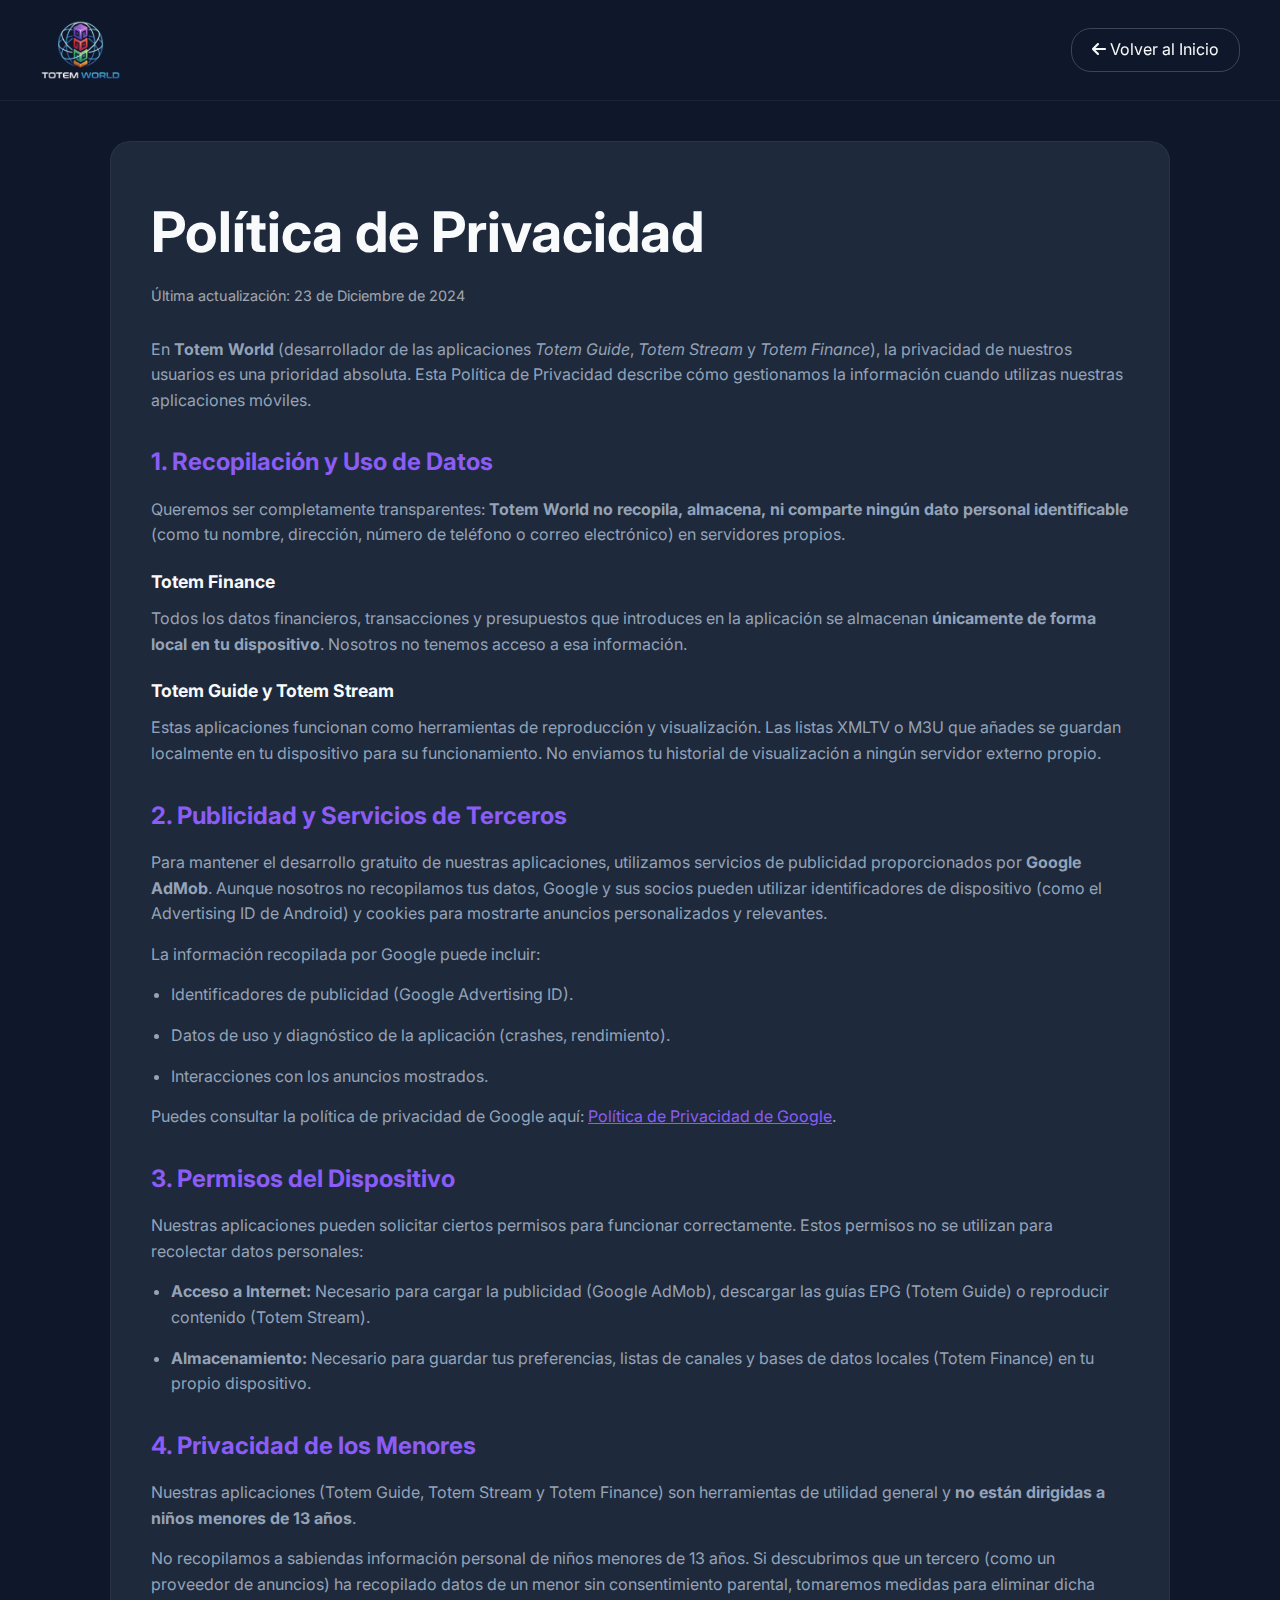
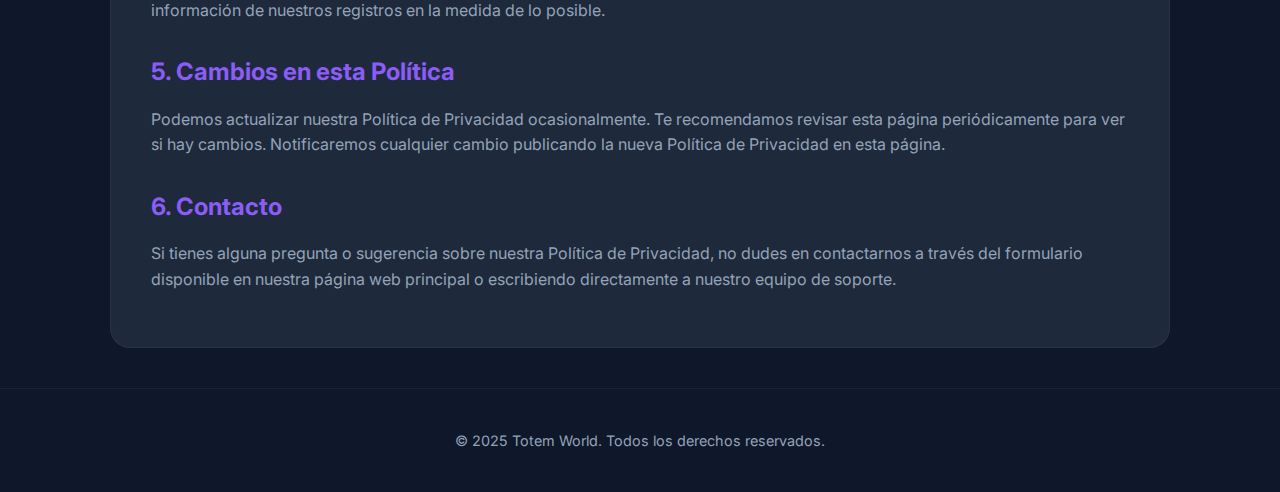
<file: docs/privacy.html>
<!DOCTYPE html>
<html lang="es">
<head>
    <meta charset="UTF-8">
    <meta name="viewport" content="width=device-width, initial-scale=1.0">
    <title>Política de Privacidad | Totem World</title>
    <link rel="icon" href="../img/favicon.ico" sizes="any">
    <meta name="robots" content="noindex"> <link rel="stylesheet" href="styles.css">

    <link rel="preconnect" href="https://fonts.googleapis.com">
    <link rel="preconnect" href="https://fonts.gstatic.com" crossorigin>
    <link href="https://fonts.googleapis.com/css2?family=Inter:wght@300;400;700&display=swap" rel="stylesheet">
    <link rel="stylesheet" href="https://cdnjs.cloudflare.com/ajax/libs/font-awesome/6.4.0/css/all.min.css">

    <style>
        /* Ajustes específicos para documento de texto */
        .legal-content {
            background: var(--bg-card);
            padding: 40px;
            border-radius: 20px;
            margin-top: 40px;
            margin-bottom: 40px;
            border: 1px solid rgba(255,255,255,0.05);
        }
        .legal-content h2 { margin-top: 30px; margin-bottom: 15px; color: var(--color-guide); }
        .legal-content h3 { margin-top: 20px; margin-bottom: 10px; color: var(--text-main); font-size: 1.1rem; }
        .legal-content p, .legal-content li { color: var(--text-muted); margin-bottom: 15px; }
        .legal-content ul { list-style: disc; padding-left: 20px; color: var(--text-muted); }
        .last-updated { font-size: 0.9rem; opacity: 0.6; margin-bottom: 30px; display: block; }
    </style>
</head>
<body>

<nav class="navbar">
    <a href="index.html" class="logo-container">
        <img src="../img/totemworld_logo.png" alt="Totem World Logo">
    </a>
    <a href="index.html" class="btn-nav"><i class="fa-solid fa-arrow-left"></i> Volver al Inicio</a>
</nav>

<div class="container">
    <div class="legal-content">
        <h1>Política de Privacidad</h1>
        <span class="last-updated">Última actualización: 23 de Diciembre de 2024</span>

        <p>En <strong>Totem World</strong> (desarrollador de las aplicaciones <em>Totem Guide</em>, <em>Totem Stream</em> y <em>Totem Finance</em>), la privacidad de nuestros usuarios es una prioridad absoluta. Esta Política de Privacidad describe cómo gestionamos la información cuando utilizas nuestras aplicaciones móviles.</p>

        <h2>1. Recopilación y Uso de Datos</h2>
        <p>Queremos ser completamente transparentes: <strong>Totem World no recopila, almacena, ni comparte ningún dato personal identificable</strong> (como tu nombre, dirección, número de teléfono o correo electrónico) en servidores propios.</p>

        <h3>Totem Finance</h3>
        <p>Todos los datos financieros, transacciones y presupuestos que introduces en la aplicación se almacenan <strong>únicamente de forma local en tu dispositivo</strong>. Nosotros no tenemos acceso a esa información.</p>

        <h3>Totem Guide y Totem Stream</h3>
        <p>Estas aplicaciones funcionan como herramientas de reproducción y visualización. Las listas XMLTV o M3U que añades se guardan localmente en tu dispositivo para su funcionamiento. No enviamos tu historial de visualización a ningún servidor externo propio.</p>

        <h2>2. Publicidad y Servicios de Terceros</h2>
        <p>Para mantener el desarrollo gratuito de nuestras aplicaciones, utilizamos servicios de publicidad proporcionados por <strong>Google AdMob</strong>. Aunque nosotros no recopilamos tus datos, Google y sus socios pueden utilizar identificadores de dispositivo (como el Advertising ID de Android) y cookies para mostrarte anuncios personalizados y relevantes.</p>

        <p>La información recopilada por Google puede incluir:</p>
        <ul>
            <li>Identificadores de publicidad (Google Advertising ID).</li>
            <li>Datos de uso y diagnóstico de la aplicación (crashes, rendimiento).</li>
            <li>Interacciones con los anuncios mostrados.</li>
        </ul>

        <p>Puedes consultar la política de privacidad de Google aquí: <a href="https://policies.google.com/privacy" target="_blank" style="color:var(--color-guide); text-decoration: underline;">Política de Privacidad de Google</a>.</p>

        <h2>3. Permisos del Dispositivo</h2>
        <p>Nuestras aplicaciones pueden solicitar ciertos permisos para funcionar correctamente. Estos permisos no se utilizan para recolectar datos personales:</p>
        <ul>
            <li><strong>Acceso a Internet:</strong> Necesario para cargar la publicidad (Google AdMob), descargar las guías EPG (Totem Guide) o reproducir contenido (Totem Stream).</li>
            <li><strong>Almacenamiento:</strong> Necesario para guardar tus preferencias, listas de canales y bases de datos locales (Totem Finance) en tu propio dispositivo.</li>
        </ul>

        <h2>4. Privacidad de los Menores</h2>
        <p>Nuestras aplicaciones (Totem Guide, Totem Stream y Totem Finance) son herramientas de utilidad general y <strong>no están dirigidas a niños menores de 13 años</strong>.</p>
        <p>No recopilamos a sabiendas información personal de niños menores de 13 años. Si descubrimos que un tercero (como un proveedor de anuncios) ha recopilado datos de un menor sin consentimiento parental, tomaremos medidas para eliminar dicha información de nuestros registros en la medida de lo posible.</p>

        <h2>5. Cambios en esta Política</h2>
        <p>Podemos actualizar nuestra Política de Privacidad ocasionalmente. Te recomendamos revisar esta página periódicamente para ver si hay cambios. Notificaremos cualquier cambio publicando la nueva Política de Privacidad en esta página.</p>

        <h2>6. Contacto</h2>
        <p>Si tienes alguna pregunta o sugerencia sobre nuestra Política de Privacidad, no dudes en contactarnos a través del formulario disponible en nuestra página web principal o escribiendo directamente a nuestro equipo de soporte.</p>
    </div>
</div>

<footer>
    <div class="container footer-content" style="justify-content: center;">
        <p>&copy; 2025 Totem World. Todos los derechos reservados.</p>
    </div>
</footer>

</body>
</html>
</file>
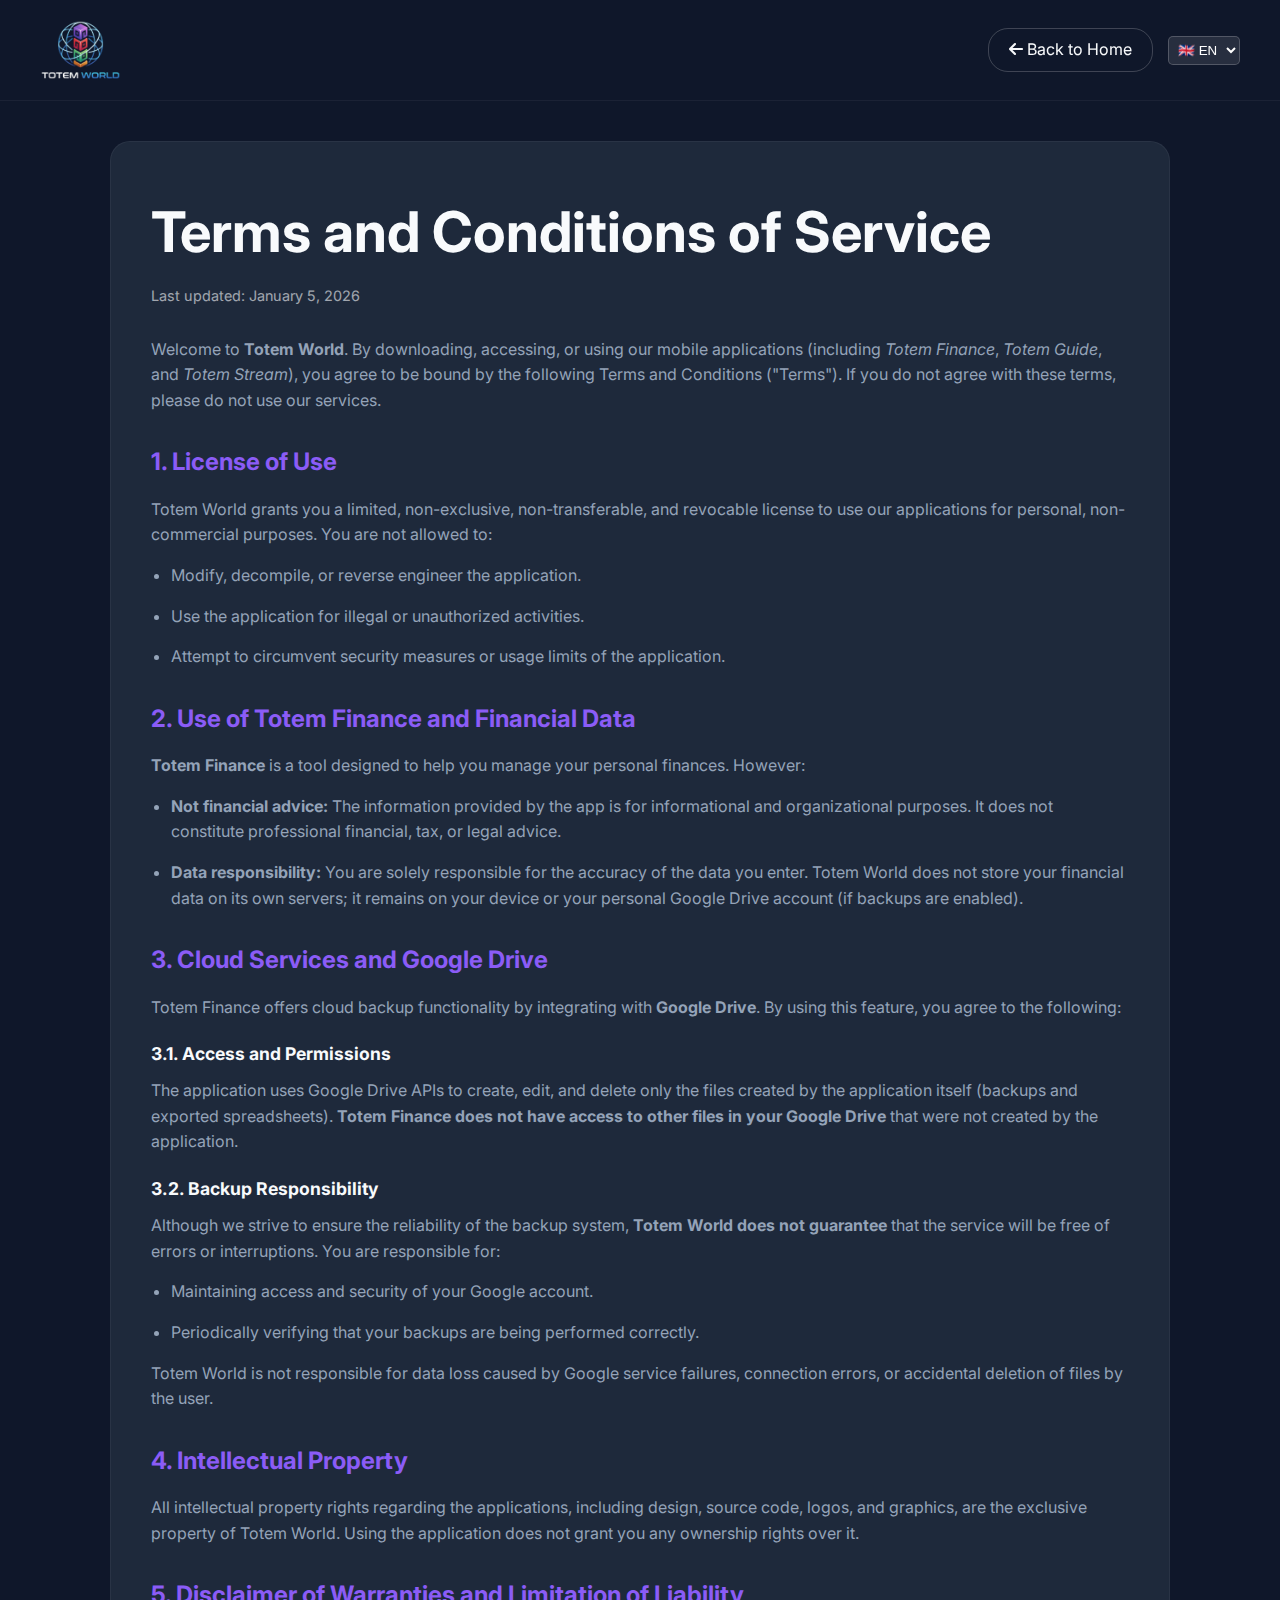
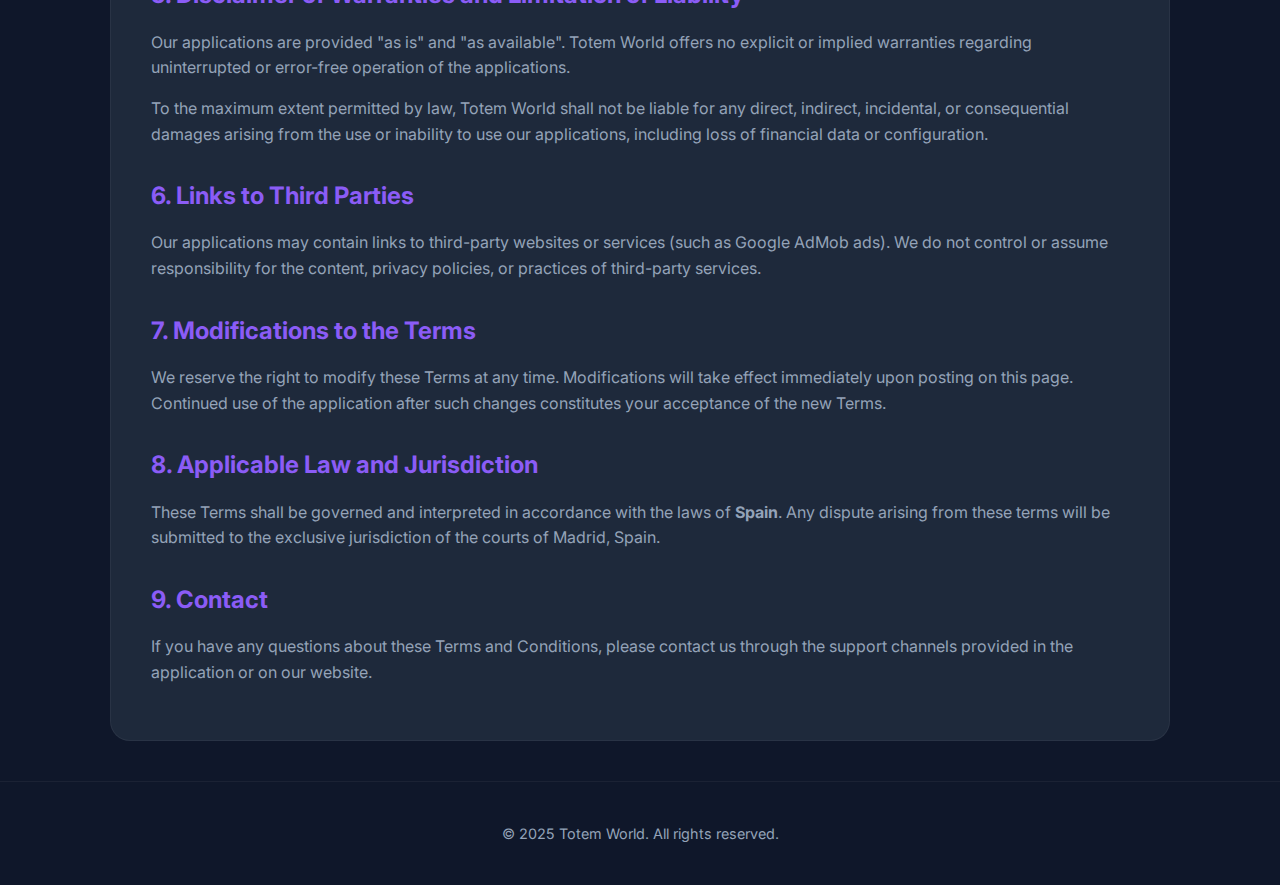
<file: docs/terms.html>
<!DOCTYPE html>
<html lang="en"> <head>
    <meta charset="UTF-8">
    <meta name="viewport" content="width=device-width, initial-scale=1.0">
    <title>Terms & Conditions | Totem World</title>
    <link rel="icon" href="img/favicon.ico" sizes="any">
    <meta name="robots" content="noindex">

    <link rel="stylesheet" href="styles.css">

    <link rel="preconnect" href="https://fonts.googleapis.com">
    <link rel="preconnect" href="https://fonts.gstatic.com" crossorigin>
    <link href="https://fonts.googleapis.com/css2?family=Inter:wght@300;400;700&display=swap" rel="stylesheet">
    <link rel="stylesheet" href="https://cdnjs.cloudflare.com/ajax/libs/font-awesome/6.4.0/css/all.min.css">

    <style>
        /* Estilos específicos reutilizados */
        .legal-content {
            background: var(--bg-card);
            padding: 40px;
            border-radius: 20px;
            margin-top: 40px;
            margin-bottom: 40px;
            border: 1px solid rgba(255,255,255,0.05);
        }
        .legal-content h2 { margin-top: 30px; margin-bottom: 15px; color: var(--color-guide); }
        .legal-content h3 { margin-top: 20px; margin-bottom: 10px; color: var(--text-main); font-size: 1.1rem; }
        .legal-content p, .legal-content li { color: var(--text-muted); margin-bottom: 15px; }
        .legal-content ul { list-style: disc; padding-left: 20px; color: var(--text-muted); }
        .last-updated { font-size: 0.9rem; opacity: 0.6; margin-bottom: 30px; display: block; }

        /* Estilo del selector */
        .lang-select {
            background: rgba(255, 255, 255, 0.1);
            color: white;
            border: 1px solid rgba(255, 255, 255, 0.2);
            padding: 5px;
            border-radius: 5px;
            margin-left: 15px;
            cursor: pointer;
        }
        .lang-select option { background: #1e293b; color: white; }
    </style>
</head>
<body>

<nav class="navbar">
    <a href="index.html" class="logo-container">
        <img src="img/totemworld_logo.png" alt="Totem World Logo">
    </a>
    <div style="display:flex; align-items:center;">
        <a href="index.html" class="btn-nav" data-i18n="nav_back_home"><i class="fa-solid fa-arrow-left"></i> Back to Home</a>
        <select id="langSelector" class="lang-select">
            <option value="en">🇬🇧 EN</option>
            <option value="es">🇪🇸 ES</option>
            <option value="fr">🇫🇷 FR</option>
            <option value="de">🇩🇪 DE</option>
            <option value="pt">🇵🇹 PT</option>
            <option value="it">🇮🇹 IT</option>
        </select>
    </div>
</nav>

<div class="container">
    <div class="legal-content">
        <h1 data-i18n="terms_title">Terms and Conditions of Service</h1>
        <span class="last-updated" data-i18n="terms_updated">Last updated: January 5, 2026</span>

        <p data-i18n="terms_intro">Welcome to <strong>Totem World</strong>. By downloading, accessing, or using our mobile applications (including <em>Totem Finance</em>, <em>Totem Guide</em>, and <em>Totem Stream</em>), you agree to be bound by the following Terms and Conditions ("Terms"). If you do not agree with these terms, please do not use our services.</p>

        <h2 data-i18n="terms_sec1_title">1. License of Use</h2>
        <p data-i18n="terms_sec1_desc">Totem World grants you a limited, non-exclusive, non-transferable, and revocable license to use our applications for personal, non-commercial purposes. You are not allowed to:</p>
        <ul>
            <li data-i18n="terms_sec1_li1">Modify, decompile, or reverse engineer the application.</li>
            <li data-i18n="terms_sec1_li2">Use the application for illegal or unauthorized activities.</li>
            <li data-i18n="terms_sec1_li3">Attempt to circumvent security measures or usage limits of the application.</li>
        </ul>

        <h2 data-i18n="terms_sec2_title">2. Use of Totem Finance and Financial Data</h2>
        <p><strong data-i18n="terms_finance_strong">Totem Finance</strong> <span data-i18n="terms_sec2_desc">is a tool designed to help you manage your personal finances. However:</span></p>
        <ul>
            <li><strong data-i18n="terms_sec2_li1_strong">Not financial advice:</strong> <span data-i18n="terms_sec2_li1_desc">The information provided by the app is for informational and organizational purposes. It does not constitute professional financial, tax, or legal advice.</span></li>
            <li><strong data-i18n="terms_sec2_li2_strong">Data responsibility:</strong> <span data-i18n="terms_sec2_li2_desc">You are solely responsible for the accuracy of the data you enter. Totem World does not store your financial data on its own servers; it remains on your device or your personal Google Drive account (if backups are enabled).</span></li>
        </ul>

        <h2 data-i18n="terms_sec3_title">3. Cloud Services and Google Drive</h2>
        <p data-i18n="terms_sec3_desc">Totem Finance offers cloud backup functionality by integrating with <strong>Google Drive</strong>. By using this feature, you agree to the following:</p>

        <h3 data-i18n="terms_sec3_1_title">3.1. Access and Permissions</h3>
        <p data-i18n="terms_sec3_1_desc">The application uses Google Drive APIs to create, edit, and delete only the files created by the application itself (backups and exported spreadsheets). <strong>Totem Finance does not have access to other files in your Google Drive</strong> that were not created by the application.</p>

        <h3 data-i18n="terms_sec3_2_title">3.2. Backup Responsibility</h3>
        <p data-i18n="terms_sec3_2_desc">Although we strive to ensure the reliability of the backup system, <strong>Totem World does not guarantee</strong> that the service will be free of errors or interruptions. You are responsible for:</p>
        <ul>
            <li data-i18n="terms_sec3_2_li1">Maintaining access and security of your Google account.</li>
            <li data-i18n="terms_sec3_2_li2">Periodically verifying that your backups are being performed correctly.</li>
        </ul>
        <p data-i18n="terms_sec3_2_note">Totem World is not responsible for data loss caused by Google service failures, connection errors, or accidental deletion of files by the user.</p>

        <h2 data-i18n="terms_sec4_title">4. Intellectual Property</h2>
        <p data-i18n="terms_sec4_desc">All intellectual property rights regarding the applications, including design, source code, logos, and graphics, are the exclusive property of Totem World. Using the application does not grant you any ownership rights over it.</p>

        <h2 data-i18n="terms_sec5_title">5. Disclaimer of Warranties and Limitation of Liability</h2>
        <p data-i18n="terms_sec5_desc1">Our applications are provided "as is" and "as available". Totem World offers no explicit or implied warranties regarding uninterrupted or error-free operation of the applications.</p>
        <p data-i18n="terms_sec5_desc2">To the maximum extent permitted by law, Totem World shall not be liable for any direct, indirect, incidental, or consequential damages arising from the use or inability to use our applications, including loss of financial data or configuration.</p>

        <h2 data-i18n="terms_sec6_title">6. Links to Third Parties</h2>
        <p data-i18n="terms_sec6_desc">Our applications may contain links to third-party websites or services (such as Google AdMob ads). We do not control or assume responsibility for the content, privacy policies, or practices of third-party services.</p>

        <h2 data-i18n="terms_sec7_title">7. Modifications to the Terms</h2>
        <p data-i18n="terms_sec7_desc">We reserve the right to modify these Terms at any time. Modifications will take effect immediately upon posting on this page. Continued use of the application after such changes constitutes your acceptance of the new Terms.</p>

        <h2 data-i18n="terms_sec8_title">8. Applicable Law and Jurisdiction</h2>
        <p data-i18n="terms_sec8_desc">These Terms shall be governed and interpreted in accordance with the laws of <strong>Spain</strong>. Any dispute arising from these terms will be submitted to the exclusive jurisdiction of the courts of Madrid, Spain.</p>

        <h2 data-i18n="terms_sec9_title">9. Contact</h2>
        <p data-i18n="terms_sec9_desc">If you have any questions about these Terms and Conditions, please contact us through the support channels provided in the application or on our website.</p>
    </div>
</div>

<footer>
    <div class="container footer-content" style="justify-content: center;">
        <p>&copy; 2025 Totem World. <span data-i18n="footer_rights">All rights reserved.</span></p>
    </div>
</footer>

<script src="script.js"></script>
</body>
</html>
</file>
<file: docs/styles.css>
/* --- VARIABLES GLOBALES --- */
:root {
    /* Colores Base (Modo Oscuro Moderno) */
    --bg-dark: #0f172a;       /* Slate 900 */
    --bg-card: #1e293b;       /* Slate 800 */
    --text-main: #f8fafc;     /* Slate 50 */
    --text-muted: #94a3b8;    /* Slate 400 */

    /* Colores Temáticos Totem */
    --color-guide: #8b5cf6;   /* Violeta */
    --color-stream: #f43f5e;  /* Rojo/Rosa */
    --color-finance: #10b981; /* Esmeralda */
    --color-peques: #f59e0b;  /* Ambar/Naranja */
    --color-player: #06b6d4; /* Cyan - Para Totem Player */

    --font-main: 'Inter', sans-serif;
}

/* --- RESET Y BASE --- */
* { box-sizing: border-box; margin: 0; padding: 0; }

body {
    font-family: var(--font-main);
    background-color: var(--bg-dark);
    color: var(--text-main);
    line-height: 1.6;
}

a { text-decoration: none; color: inherit; transition: 0.3s; }
ul { list-style: none; }

.container {
    max-width: 1100px;
    margin: 0 auto;
    padding: 0 20px;
}

/* --- NAVBAR --- */
.navbar {
    display: flex;
    justify-content: space-between;
    align-items: center;
    padding: 20px 40px;
    background: rgba(15, 23, 42, 0.9);
    backdrop-filter: blur(10px);
    position: sticky;
    top: 0;
    z-index: 100;
    border-bottom: 1px solid rgba(255,255,255,0.05);
}

.logo { font-weight: 900; font-size: 1.5rem; letter-spacing: -1px; }

.nav-links { display: flex; gap: 30px; align-items: center; }
.nav-links a:hover { color: var(--color-guide); }

.btn-nav {
    border: 1px solid rgba(255,255,255,0.2);
    padding: 8px 20px;
    border-radius: 20px;
}

/* --- HERO SECTION --- */
.hero-section {
    padding: 100px 20px;
    display: flex;
    justify-content: center;
    align-items: center;
}
.text-center { text-align: center; }

.badge {
    background: rgba(255,255,255,0.1);
    padding: 5px 15px;
    border-radius: 50px;
    font-size: 0.9rem;
    color: var(--color-guide);
    border: 1px solid rgba(139, 92, 246, 0.3);
}

h1 {
    font-size: 3.5rem;
    margin: 20px 0;
    line-height: 1.1;
}

.gradient-text {
    background: linear-gradient(to right, #60a5fa, #a78bfa, #f472b6);
    -webkit-background-clip: text;
    color: transparent;
}

.subtitle { color: var(--text-muted); font-size: 1.2rem; max-width: 600px; margin: 0 auto 40px; }

/* Botones Generales */
.btn {
    padding: 12px 30px;
    border-radius: 8px;
    font-weight: 600;
    display: inline-block;
}
.btn-primary { background: white; color: var(--bg-dark); }
.btn-primary:hover { background: #e2e8f0; transform: translateY(-2px); }
.btn-outline { border: 1px solid rgba(255,255,255,0.2); margin-left: 10px; }
.btn-outline:hover { border-color: white; }

/* --- SECCIÓN APPS (TARJETAS) --- */
#ecosistema { display: flex; flex-direction: column; gap: 40px; margin-bottom: 80px; }

.app-card {
    display: flex;
    background: var(--bg-card);
    border-radius: 20px;
    overflow: hidden;
    border: 1px solid rgba(255,255,255,0.05);
    transition: transform 0.3s;
}

/* Lógica de Temas por Tarjeta */
.theme-guide { border-left: 4px solid var(--color-guide); }
.theme-stream { border-left: 4px solid var(--color-stream); }
.theme-finance { border-left: 4px solid var(--color-finance); }

.theme-guide h2 { color: var(--color-guide); }
.theme-stream h2 { color: var(--color-stream); }
.theme-finance h2 { color: var(--color-finance); }

.card-content { padding: 40px; flex: 1; }
.card-image-placeholder {
    width: 300px;
    background: rgba(0,0,0,0.3);
    display: flex;
    align-items: center;
    justify-content: center;
    color: var(--text-muted);
}

.store-buttons { margin-top: 20px; display: flex; gap: 10px; flex-wrap: wrap; }
.btn-store {
    padding: 8px 16px;
    border-radius: 6px;
    font-size: 0.9rem;
    border: none;
    cursor: pointer;
    display: flex;
    align-items: center;
    gap: 8px;
    color: white;
    text-decoration: none;
}
.amazon { background: #FF9900; color: black; font-weight: bold; }
.google { background: #34A853; }
.disabled { opacity: 0.5; cursor: not-allowed; background: #334155; color: #94a3b8; }

/* --- SECCIÓN TODOPEQUES --- */
.todopeques-section {
    background: radial-gradient(circle at right top, rgba(245, 158, 11, 0.1), transparent);
    padding: 80px 0;
    border-top: 1px solid rgba(255,255,255,0.05);
    border-bottom: 1px solid rgba(255,255,255,0.05);
}

.todopeques-section .container { display: flex; align-items: center; justify-content: space-between; }
.tp-label { color: var(--color-peques); font-weight: bold; text-transform: uppercase; font-size: 0.8rem; letter-spacing: 2px; }
.tp-content h2 { font-size: 3rem; margin-bottom: 20px; }
.btn-peques { background: var(--color-peques); color: black; margin-top: 20px; }

.circle-deco {
    font-size: 5rem;
    background: rgba(245, 158, 11, 0.2);
    width: 150px;
    height: 150px;
    border-radius: 50%;
    display: flex;
    align-items: center;
    justify-content: center;
}

/* --- CONTACTO --- */
.contact-section { padding: 80px 20px; text-align: center; }
.form-box {
    max-width: 500px;
    margin: 40px auto 0;
    background: var(--bg-card);
    padding: 30px;
    border-radius: 15px;
    text-align: left;
}
.form-group { margin-bottom: 20px; }
label { display: block; margin-bottom: 8px; font-size: 0.9rem; color: var(--text-muted); }
input, textarea {
    width: 100%;
    padding: 12px;
    border-radius: 8px;
    background: var(--bg-dark);
    border: 1px solid rgba(255,255,255,0.1);
    color: white;
    font-family: inherit;
}
input:focus, textarea:focus { outline: none; border-color: var(--color-guide); }
.full-width { width: 100%; text-align: center; margin-top: 10px; cursor: pointer; border: none;}

/* --- FOOTER --- */
footer { padding: 40px 0; border-top: 1px solid rgba(255,255,255,0.05); color: var(--text-muted); font-size: 0.9rem; }
.footer-content { display: flex; justify-content: space-between; }
.socials a { margin-left: 20px; font-size: 1.2rem; }

/* RESPONSIVE */
@media (max-width: 768px) {
    .app-card { flex-direction: column; }
    .card-image-placeholder { width: 100%; height: 200px; }
    .todopeques-section .container { flex-direction: column; text-align: center; }
    .tp-visual { margin-top: 30px; }
    h1 { font-size: 2.5rem; }
    .nav-links { display: none; } /* En una versión completa haríamos menú hamburguesa */
}

/* =========================================
   AJUSTES DE IMÁGENES (Añadir al styles.css)
   ========================================= */

/* 1. LOGO DEL NAVBAR (Totem World) */
.logo-container img {
    height: 60px; /* Altura fija para no romper el menú */
    width: auto;  /* El ancho se ajusta solo */
    object-fit: contain; /* Asegura que se vea entero sin recortes */
    display: block;
}

/* 2. LOGOS DE LAS APPS (Guide, Stream, Finance) */
/* Modificamos el contenedor para que sea flexible */
.card-image-placeholder {
    width: 300px;
    height: auto; /* Dejamos que la altura se adapte */
    min-height: 250px; /* Altura mínima para uniformidad */
    background: rgba(0,0,0,0.2); /* Fondo sutil por si el logo es PNG transparente */
    display: flex;
    align-items: center;
    justify-content: center;
    padding: 20px; /* Espacio para que el logo "respire" */
    border-left: 1px solid rgba(255,255,255,0.05); /* Separador visual */
}

/* Controlamos la imagen dentro de la tarjeta */
.card-image-placeholder img {
    max-width: 100%;      /* No salirse del ancho */
    max-height: 200px;    /* Límite de altura */
    width: auto;
    height: auto;
    object-fit: contain;  /* Mantiene proporciones, no estira */
    filter: drop-shadow(0 4px 6px rgba(0,0,0,0.3)); /* Sombra para resaltar el logo */
    transition: transform 0.3s ease;
}

/* Efecto Hover: El logo crece un poco al pasar el ratón por la tarjeta */
.app-card:hover .card-image-placeholder img {
    transform: scale(1.05);
}

/* 3. LOGO DE TODOPEQUES (Círculo) */
.circle-deco {
    /* Mantenemos las dimensiones del círculo */
    width: 150px;
    height: 150px;
    border-radius: 50%;
    overflow: hidden; /* Importante: recorta lo que sobre del círculo */
    background: white; /* Fondo blanco por si el logo tiene transparencias */
    display: flex;
    align-items: center;
    justify-content: center;
    border: 4px solid var(--color-peques); /* Borde del color temático */
    box-shadow: 0 0 20px rgba(245, 158, 11, 0.3); /* Resplandor */
}

.circle-deco img {
    width: 100%;
    height: 100%;
    object-fit: cover; /* 'Cover' llena el círculo, 'Contain' muestra el logo entero */
    /* Nota: Si el logo se corta, cambia 'cover' por 'contain' y añade padding: 10px; */
}

/* AJUSTE RESPONSIVE (Móvil) */
@media (max-width: 768px) {
    .card-image-placeholder {
        width: 100%; /* En móvil ocupa todo el ancho */
        border-left: none;
        border-top: 1px solid rgba(255,255,255,0.05);
        min-height: 200px;
    }

    .logo-container img {
        height: 40px; /* Logo un poco más pequeño en móvil */
    }
}

/* --- UTILITY CLASSES (IMPORTANTE) --- */
/* Esto hace que el spinner desaparezca cuando tiene la clase 'hidden' */
.hidden {
    display: none !important;
}

/* Opcional: Para que el icono de carga gire suavemente */
.fa-spin {
    animation: fa-spin 2s infinite linear;
}
@keyframes fa-spin {
    0% { transform: rotate(0deg); }
    100% { transform: rotate(360deg); }
}

/* =========================================
   ESTILOS DEL ACORDEÓN (DETALLES APPS)
   ========================================= */

/* El botón para desplegar */
.btn-details {
    background: none;
    border: none;
    color: var(--text-muted);
    font-size: 0.9rem;
    cursor: pointer;
    padding: 10px 0;
    margin-bottom: 10px;
    display: flex;
    align-items: center;
    gap: 8px;
    font-weight: 600;
    transition: color 0.3s;
}

.btn-details:hover {
    color: white;
}

.btn-details i {
    transition: transform 0.3s ease;
}

/* Cuando está abierto, rotamos la flechita */
.btn-details.active i {
    transform: rotate(180deg);
}

/* El contenedor oculto (Estado inicial) */
.details-content {
    max-height: 0;
    overflow: hidden;
    opacity: 0;
    transition: max-height 0.4s ease-out, opacity 0.4s ease-out;
}

/* El contenedor visible (Estado abierto) */
.details-content.show {
    max-height: 2000px; /* Altura máxima suficiente para el texto */
    opacity: 1;
    margin-bottom: 20px;
}

/* Estilo de la lista interior */
.details-content ul {
    list-style: none;
    padding-left: 5px;
    border-top: 1px solid rgba(255,255,255,0.05);
    padding-top: 10px;
}

.details-content li {
    margin-bottom: 8px;
    font-size: 0.9rem;
    color: var(--text-muted);
    display: flex;
    align-items: flex-start;
    gap: 10px;
}

/* Coloreamos los checks según el tema de la tarjeta */
.theme-guide .details-content i { color: var(--color-guide); }
.theme-stream .details-content i { color: var(--color-stream); }
.theme-finance .details-content i { color: var(--color-finance); }

/* --- ESTILOS REDES SOCIALES (FOOTER) --- */

/* Clase base para los enlaces sociales */
.social-link {
    display: flex;
    align-items: center;
    gap: 8px;
    transition: color 0.3s, transform 0.2s;
}

/* Efecto hover general */
.social-link:hover {
    transform: translateY(-2px); /* Pequeño saltito al pasar el ratón */
}

/* Color específico para Telegram (Azul oficial) */
.social-link.telegram:hover {
    color: #229ED9;
    text-shadow: 0 0 10px rgba(34, 158, 217, 0.4);
}

/* Ajuste para móviles: que los iconos no se peguen mucho */
@media (max-width: 768px) {
    .socials {
        flex-wrap: wrap;
        justify-content: center;
        gap: 20px;
    }
}

/* --- AL FINAL DEL ARCHIVO (Estilos para la documentación API) --- */
/* Tema Totem Player */
.theme-player { border-left: 4px solid var(--color-player); }
.theme-player h2 { color: var(--color-player); }
.theme-player .details-content i { color: var(--color-player); }

/* Estilos para api.html */
.api-container { max-width: 900px; margin: 40px auto; padding: 20px; }
.endpoint-block {
    background: var(--bg-card);
    border: 1px solid rgba(255,255,255,0.05);
    border-radius: 15px;
    padding: 30px;
    margin-bottom: 40px;
}
.method {
    font-weight: bold;
    padding: 5px 10px;
    border-radius: 5px;
    margin-right: 10px;
    font-size: 0.9rem;
}
.method.post { background: #f59e0b; color: black; } /* POST en Amarillo */
.method.get { background: #10b981; color: black; }  /* GET en Verde */

.url { font-family: monospace; color: var(--text-main); font-size: 1.1rem; }
.code-box {
    background: #0b1120; /* Más oscuro que el card */
    padding: 20px;
    border-radius: 10px;
    font-family: 'Courier New', monospace;
    color: #a5b4fc;
    overflow-x: auto;
    margin: 15px 0;
    border: 1px solid rgba(255,255,255,0.1);
}
.param-table { width: 100%; border-collapse: collapse; margin-top: 15px; }
.param-table th { text-align: left; border-bottom: 1px solid rgba(255,255,255,0.1); padding: 10px; color: var(--color-player); }
.param-table td { border-bottom: 1px solid rgba(255,255,255,0.05); padding: 10px; font-size: 0.9rem; }
.badge-req { color: #f43f5e; font-size: 0.8rem; }
.badge-opt { color: #94a3b8; font-size: 0.8rem; }
</file>
